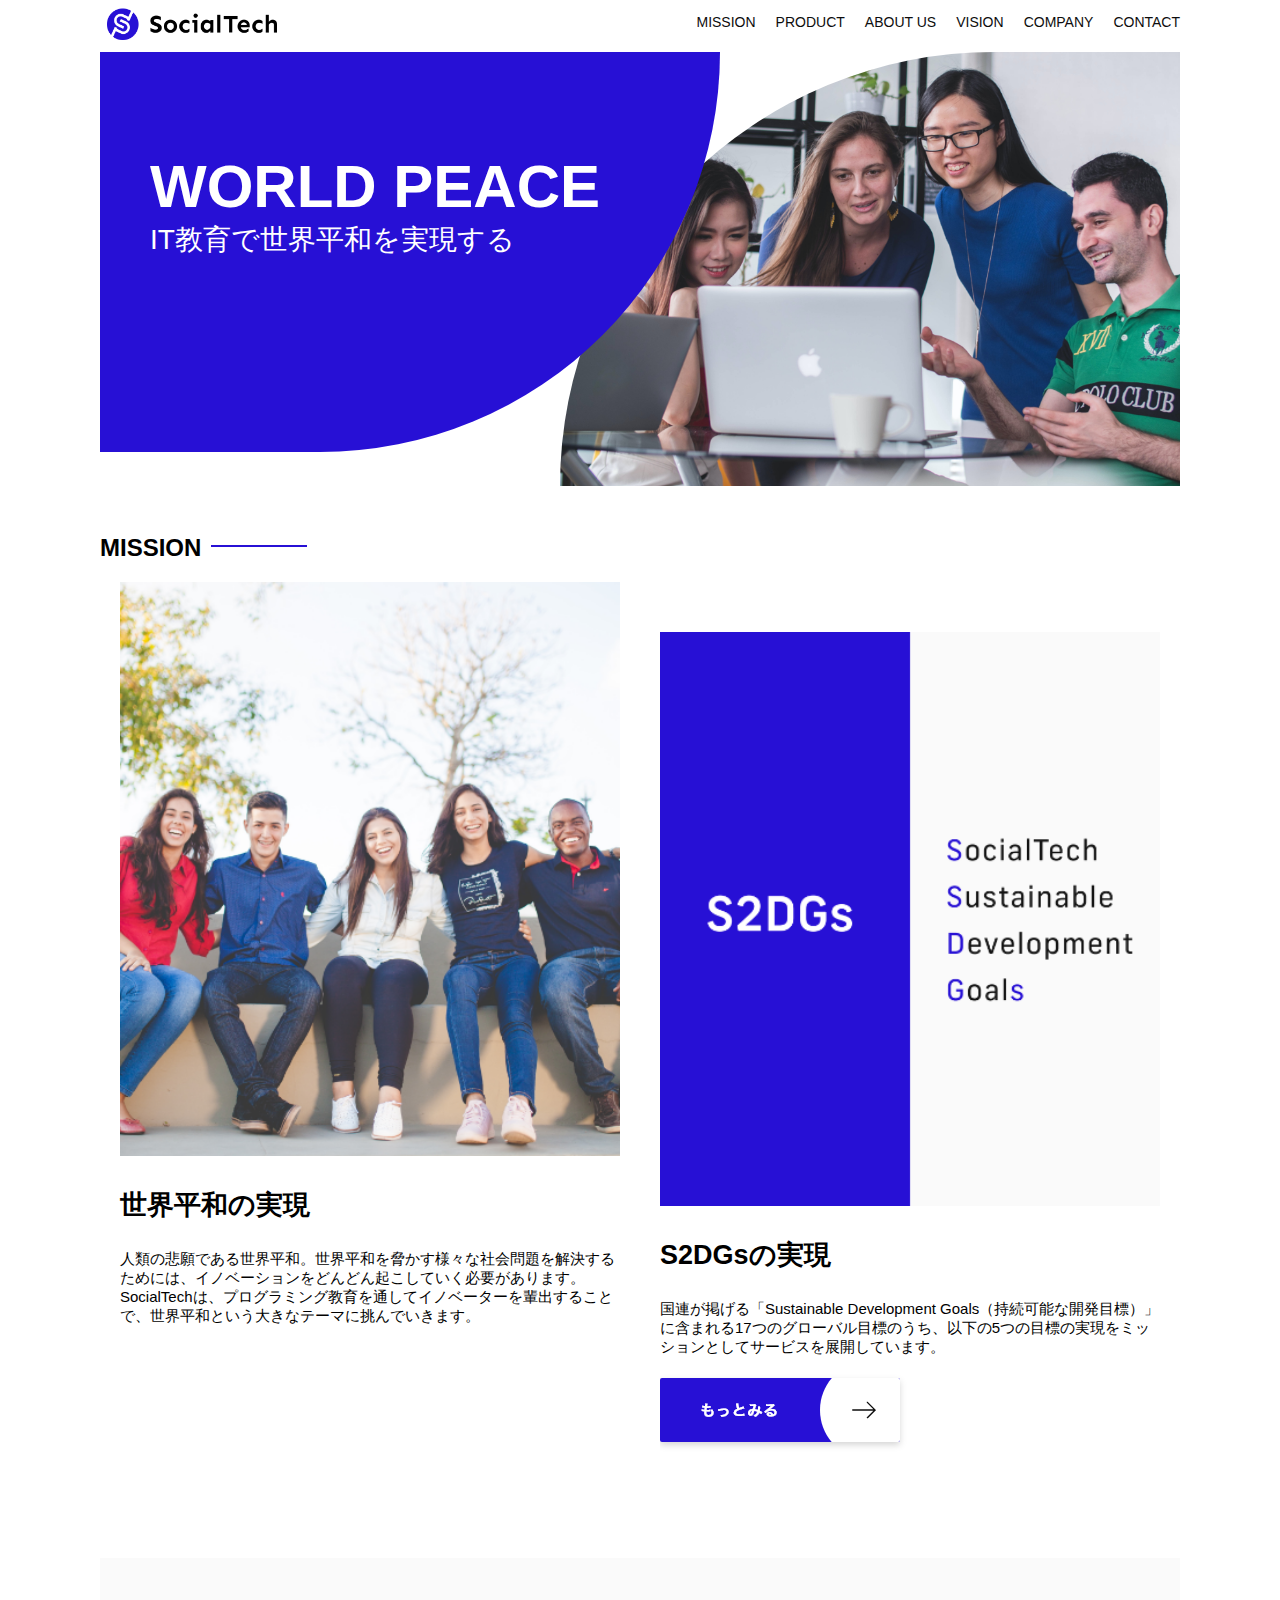
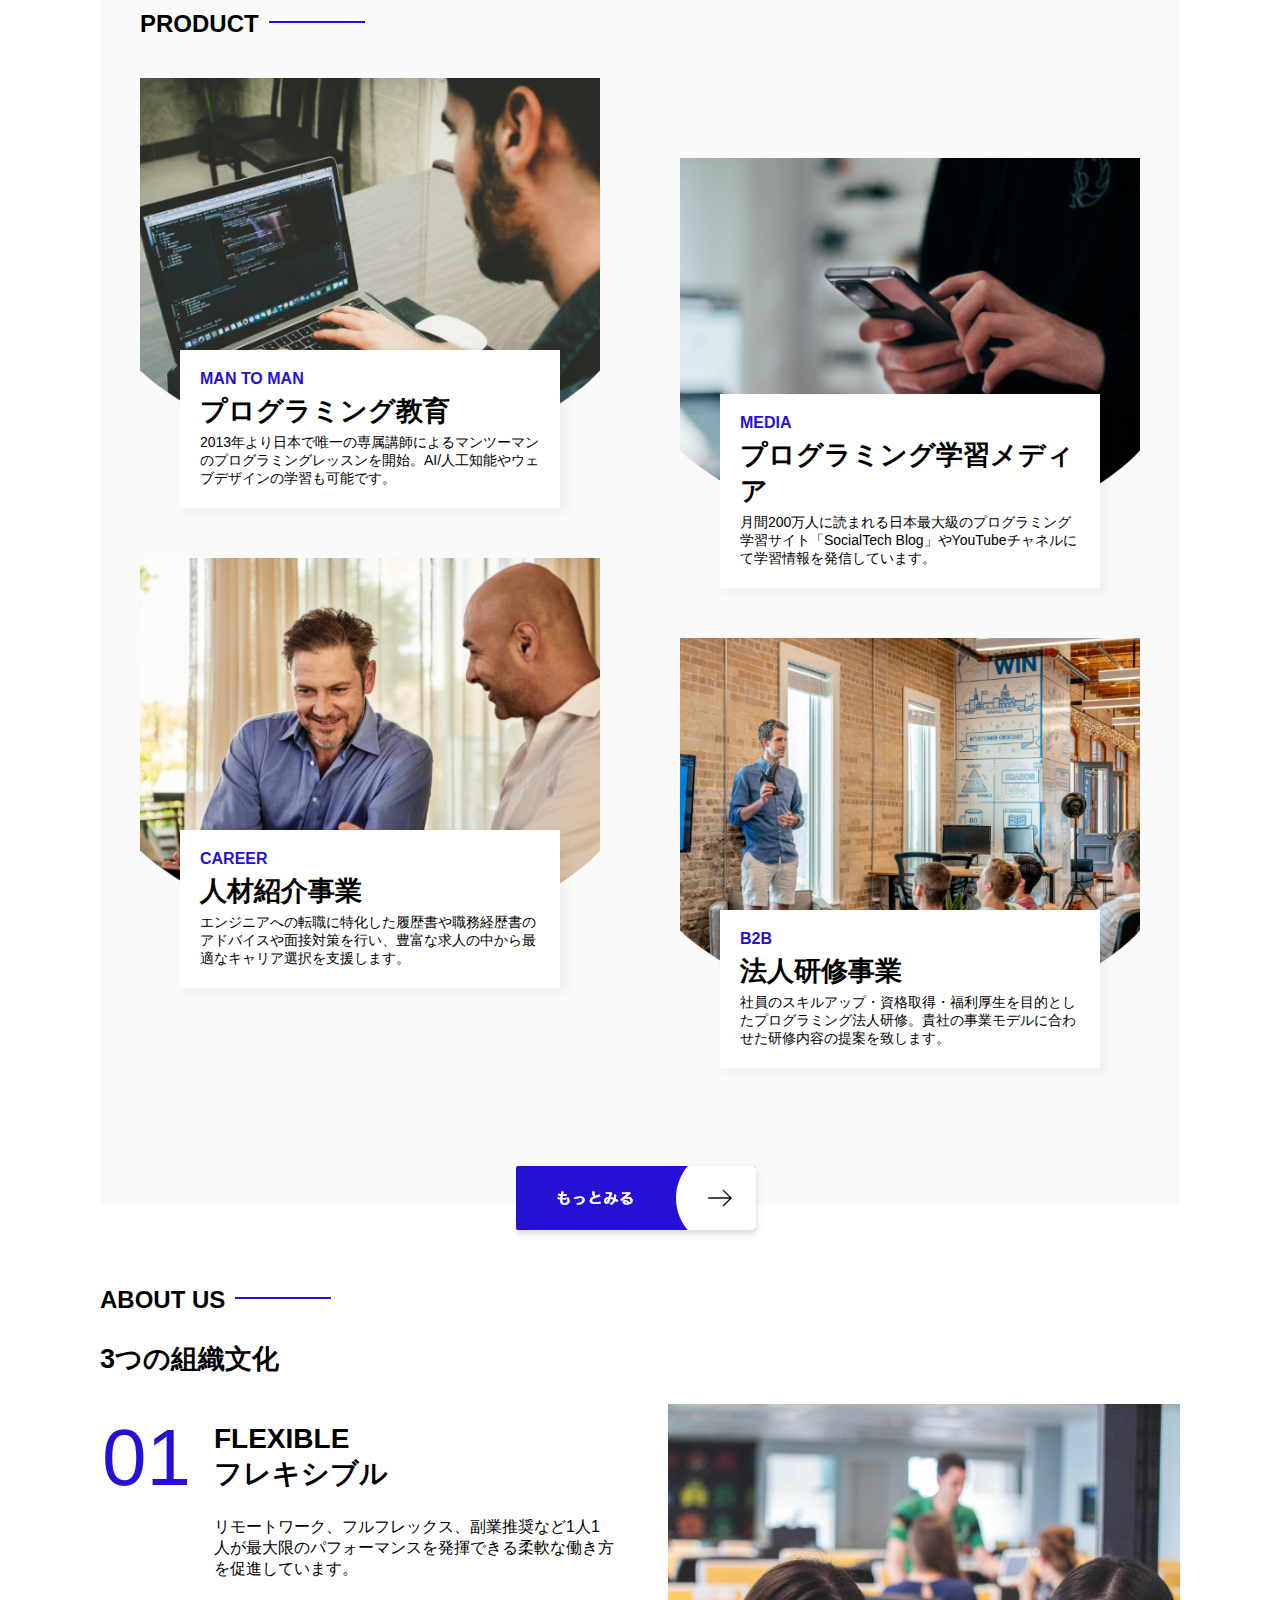
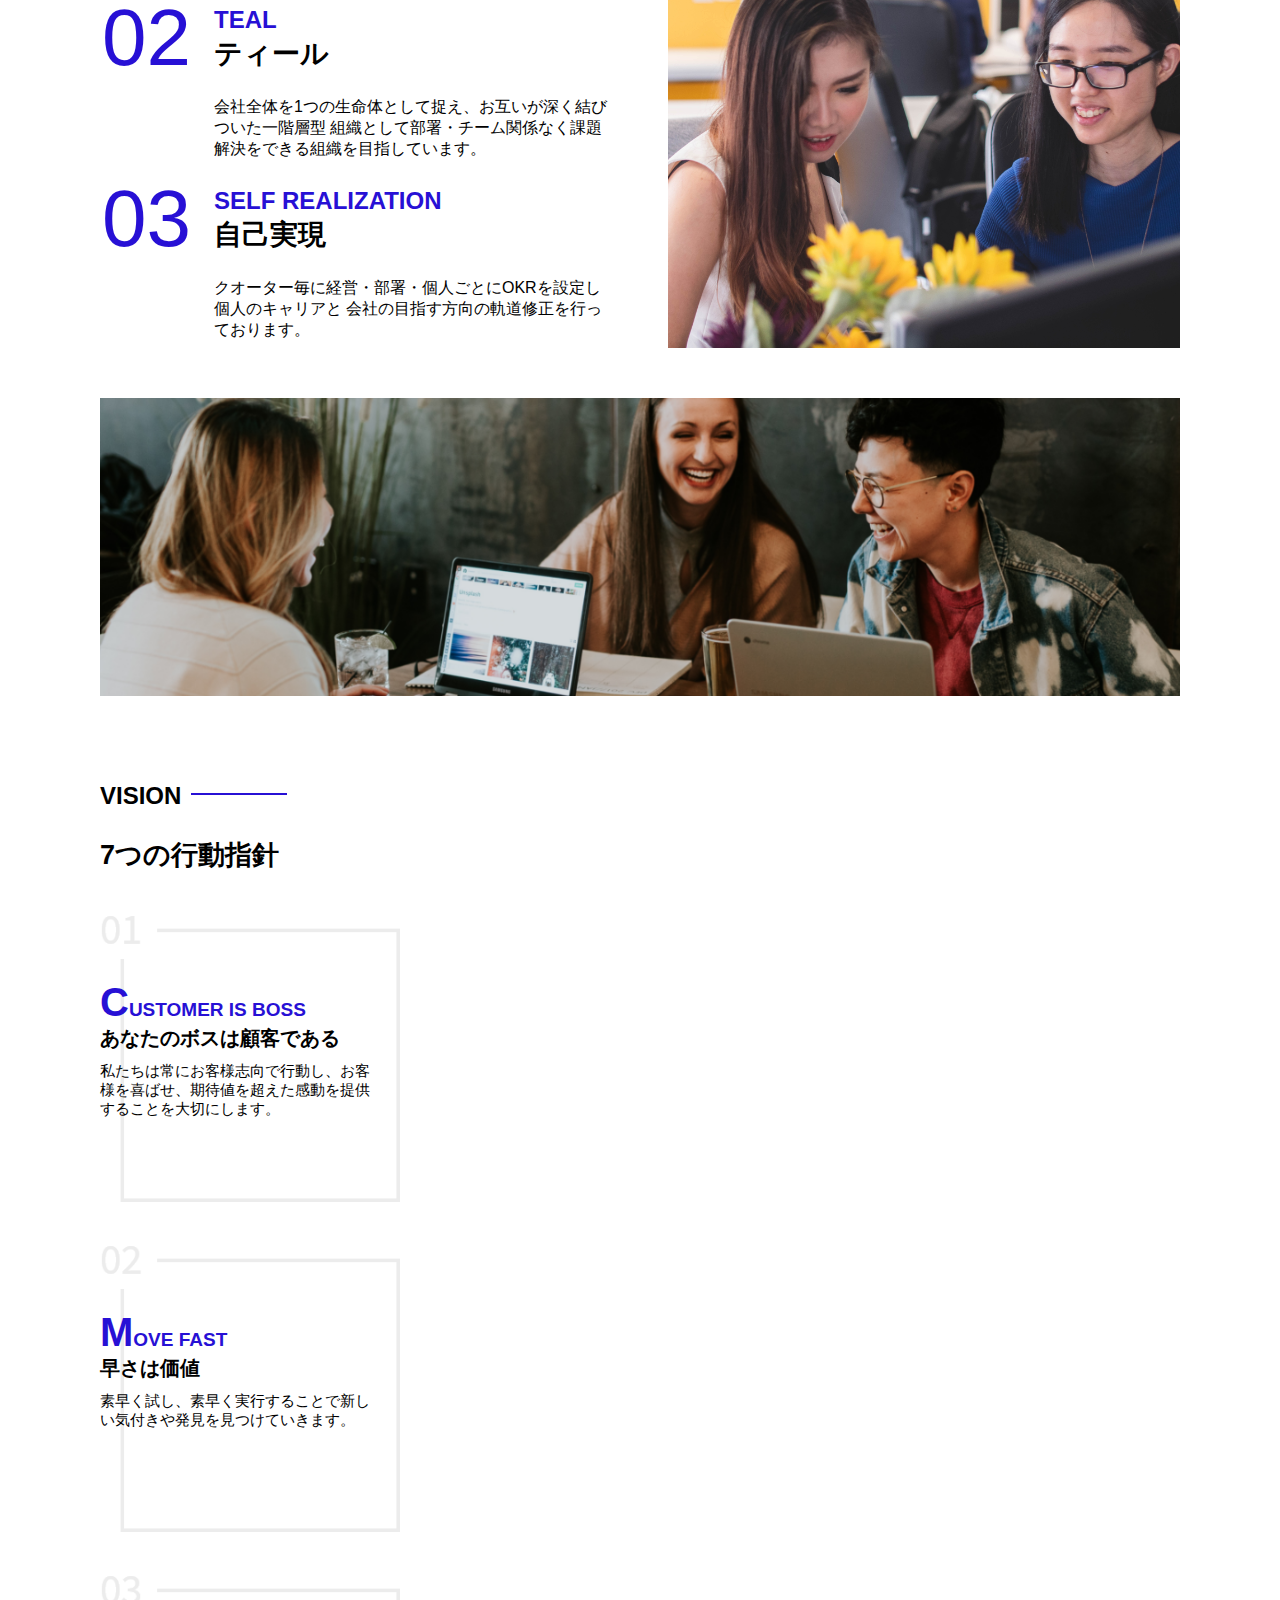
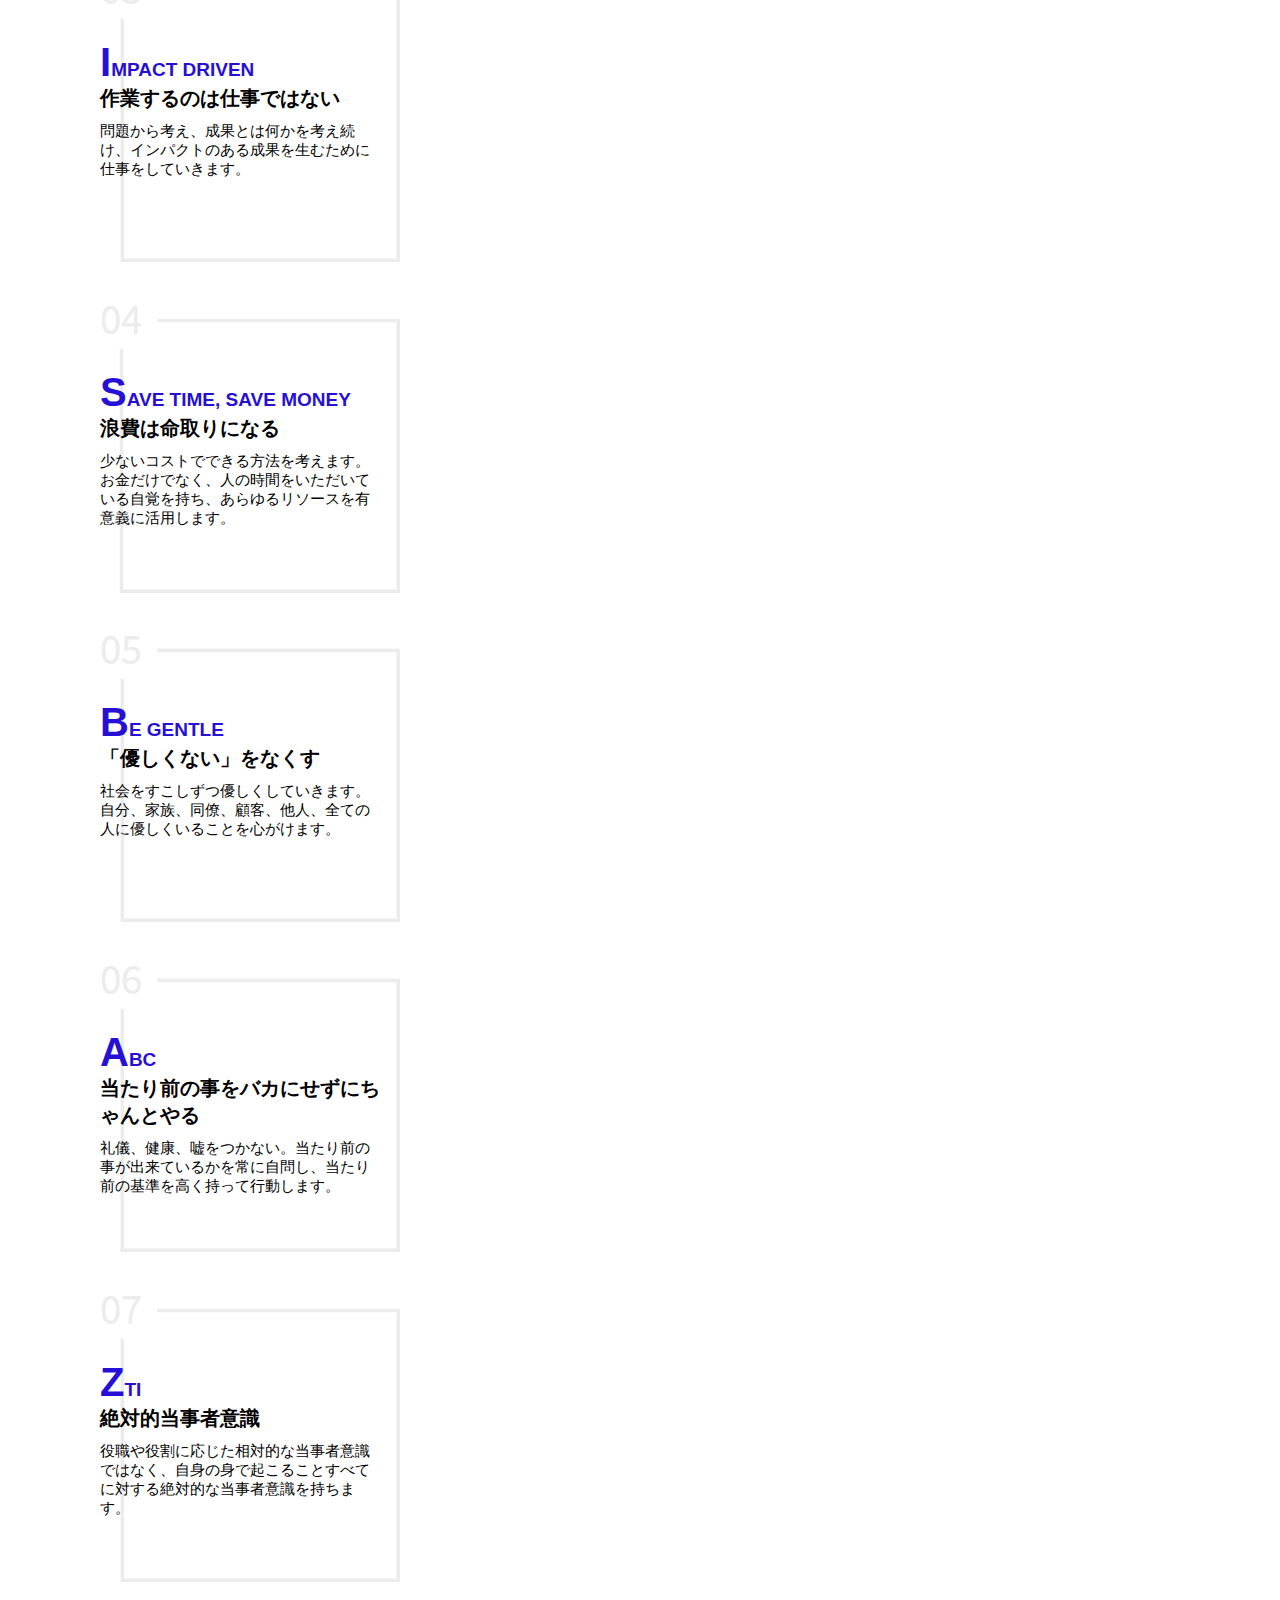
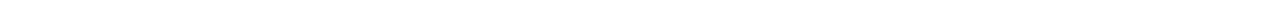
<file: index.html>
<!DOCTYPE html>
<html>
  <head>
  <title>SocialTech</title> 
  <meta charset="UTF-8">
  <meta name="description" content="SocialTechはEdTech業界のリーディングカンパニーを目指します。">
  <meta name="viewport" content="width=device-width, initial-scale=1.0">
  <link rel="stylesheet" href="style.css">
  </head>
  <body>
    <header>
      <a href="index.html" id="logo">
        <img src="images/logo.png" alt="トップページに戻る">
      </a>
      <nav id="nav-pc">
        <ul>
          <li><a href="mission.html">MISSION</a></li>
          <li><a href="product.html">PRODUCT</a></li>
          <li><a href="index.html#aboutus">ABOUT US</a></li>
          <li><a href="index.html#vision">VISION</a></li>
          <li><a href="index.html#company">COMPANY</a></li>
          <li><a href="index.html#contact">CONTACT</a></li>
        </ul>
      </nav>
    </header>
    <main>
      <article>
        <section id="main-visual">
         <div id="main-message">
          <h1>WORLD PEACE</h1>
          <p>IT教育で世界平和を実現する</p>
         </div>
         <img src="images/index/index-main.png" alt="PCの周りに集まる多国籍の仲間たち">
        </section>
        <section id="mission">
          <h2 class="index-h2">MISSION</h2>
          <div id="mission-flex">
            <div>
              <img id="mission-photo" src="images/index/index-mission.png" alt="屋外のベンチで写真を撮影する多国籍の仲間たち">
              <h3>世界平和の実現</h3>
              <p>
                人類の悲願である世界平和。世界平和を脅かす様々な社会問題を解決するためには、イノベーションをどんどん起こしていく必要があります。SocialTechは、プログラミング教育を通してイノベーターを輩出することで、世界平和という大きなテーマに挑んでいきます。
              </p>
            </div>
            <div>
              <img id="s2dgs" src="images/index/s2dgs.png" alt="S2DGs">
              <h3>S2DGsの実現</h3>
              <p>国連が掲げる「Sustainable Development Goals（持続可能な開発目標）」に含まれる17つのグローバル目標のうち、以下の5つの目標の実現をミッションとしてサービスを展開しています。</p>
              <a href="mission.html">
                <img src="images/button-more.png" alt="もっとみる">
              </a>
            </div>
          </div>
        </section>
        
        <section id="product">
          <h2 class="index-h2">PRODUCT</h2>
           <div class="product-flex">
            <div id="product-left">
              <div>
                <img class="product-photo" src="images/index/index-mantoman.png"  alt="PCでコードを書く男性">
                <div class="product-explain">
                  <span>MAN TO MAN</span>
                  <h3>プログラミング教育</h3>
                  <p>2013年より日本で唯一の専属講師によるマンツーマンのプログラミングレッスンを開始。AI/人工知能やウェブデザインの学習も可能です。</p>
                </div>
              </div>
            <div>
              <img class="product-photo" src="images/index/index-career.png" alt="笑顔で話し合う2人の男性">
              <div class="product-explain">
                <span>CAREER</span>
                <h3>人材紹介事業</h3>
                <p>エンジニアへの転職に特化した履歴書や職務経歴書のアドバイスや面接対策を行い、豊富な求人の中から最適なキャリア選択を支援します。</p>
              </div>
            </div>
            </div>
            <div id="product-right">
              <div>
                <img class="product-photo" src="images/index/index-media.png" alt="スマートフォンを操作する人">
                <div class="product-explain">
                  <span>MEDIA</span>
                  <h3>プログラミング学習メディア</h3>
                  <p>月間200万人に読まれる日本最大級のプログラミング学習サイト「SocialTech Blog」やYouTubeチャネルにて学習情報を発信しています。</p>
                </div>
              </div>
              <div>
                <img class="product-photo" src="images/index/index-b2b.png" alt="講演中の男性とそれを聴く人々">
                <div class="product-explain">
                  <span>B2B</span>
                  <h3>法人研修事業</h3>
                  <p>社員のスキルアップ・資格取得・福利厚生を目的としたプログラミング法人研修。貴社の事業モデルに合わせた研修内容の提案を致します。</p>
                </div>
              </div>
            </div>
           </div>
           <div id="product-more">
            <a href="product.html">
              <img src="images/button-more.png" alt="もっとみる">
            </a>
           </div>
        </section>

        <section id="aboutus">
          <h2 class="index-h2">ABOUT US</h2>
          <h3>3つの組織文化</h3>
          <div>
            <table class="culture-table">
              <tr>
                <td class="culture-num">01</td>
                <th><spn class="cluture-en">FLEXIBLE</spn><br>フレキシブル</th>
              </tr>
              <tr>
                <td>

                </td>
                <td class="culture-description">リモートワーク、フルフレックス、副業推奨など1人1人が最大限のパフォーマンスを発揮できる柔軟な働き方を促進しています。</td>
              </tr>
              <tr>  
                <td class="culture-num">02</td>
                <th><span class="culture-en">TEAL</span><br>ティール</th>
              </tr>
              <tr>
                <td>

                </td>
                <td class="culture-description">会社全体を1つの生命体として捉え、お互いが深く結びついた一階層型 組織として部署・チーム関係なく課題解決をできる組織を目指しています。</td>
              </tr>
              <tr>  
                <td class="culture-num">03</td>
                <th><span class="culture-en">SELF REALIZATION</span><br>自己実現</th>
              </tr>
              <tr>
                <td>

                </td>
                <td class="culture-description">クオーター毎に経営・部署・個人ごとにOKRを設定し個人のキャリアと 会社の目指す方向の軌道修正を行っております。</td>
              </tr>
            </table>
            <img class="culture-img" src="images/index/index-aboutus1.png" alt="笑顔で話し合う2人の女性">
          </div>
          <img class="culture-img2" src="images/index/index-aboutus2.png" alt="笑顔で話し合う3人の男女">
        </section>
        
        <section id="VISION">
          <h2 class="index-h2">VISION</h2>
          <h3>7つの行動指針</h3>
          <div>
            <div class="vision-box">
              <img src="images/index/vision-01.png" alt="01">
              <div>
               <h4>CUSTOMER IS BOSS</h4> 
               <h5>あなたのボスは顧客である</h5>
               <p>私たちは常にお客様志向で行動し、お客様を喜ばせ、期待値を超えた感動を提供することを大切にします。</p>
            </div>
           </div>
            <div class="vision-box" >
              <img src="images/index/vision-02.png" alt="02">
              <div>
                <h4>MOVE FAST</h4>
                <h5>早さは価値</h5>
                <p>素早く試し、素早く実行することで新しい気付きや発見を見つけていきます。</p>
              </div>
            </div>
            <div class="vision-box">
              <img src="images/index/vision-03.png" alt="03">
              <div>
                <h4>IMPACT DRIVEN</h4>
                <h5>作業するのは仕事ではない</h5>
                <p>問題から考え、成果とは何かを考え続け、インパクトのある成果を生むために仕事をしていきます。</p>
              </div>
            </div>
            <div class="vision-box">
              <img src="images/index/vision-04.png" alt="04">
              <div>
                <h4>SAVE TIME, SAVE MONEY</h4>
                <h5>浪費は命取りになる</h5>
                <p>少ないコストでできる方法を考えます。お金だけでなく、人の時間をいただいている自覚を持ち、あらゆるリソースを有意義に活用します。</p>
              </div>
            </div>
            <div class="vision-box">
              <img src="images/index/vision-05.png" alt="05">
              <div>
                <h4>BE GENTLE</h4>
                <h5>「優しくない」をなくす</h5>
                <p>社会をすこしずつ優しくしていきます。自分、家族、同僚、顧客、他人、全ての人に優しくいることを心がけます。</p>
              </div>
            </div>
            <div class="vision-box">
              <img src="images/index/vision-06.png" alt="06">
              <div>
               <h4>ABC</h4>
               <h5>当たり前の事をバカにせずにちゃんとやる</h5>
               <p>礼儀、健康、嘘をつかない。当たり前の事が出来ているかを常に自問し、当たり前の基準を高く持って行動します。</p>
              </div>
            </div>
            <div class="vision-box">
              <img src="images/index/vision-07.png" alt="07">
              <div>
                <h4>ZTI</h4>
                <h5>絶対的当事者意識</h5>
                <p>役職や役割に応じた相対的な当事者意識ではなく、自身の身で起こることすべてに対する絶対的な当事者意識を持ちます。</p>
              </div>
            </div>
          </div>
        </section>
        <section id="COMPANY">

        </section>
        <section id="CONTACT">

        </section>
      </article>
    </main>
  </body>
  
</html>
</file>
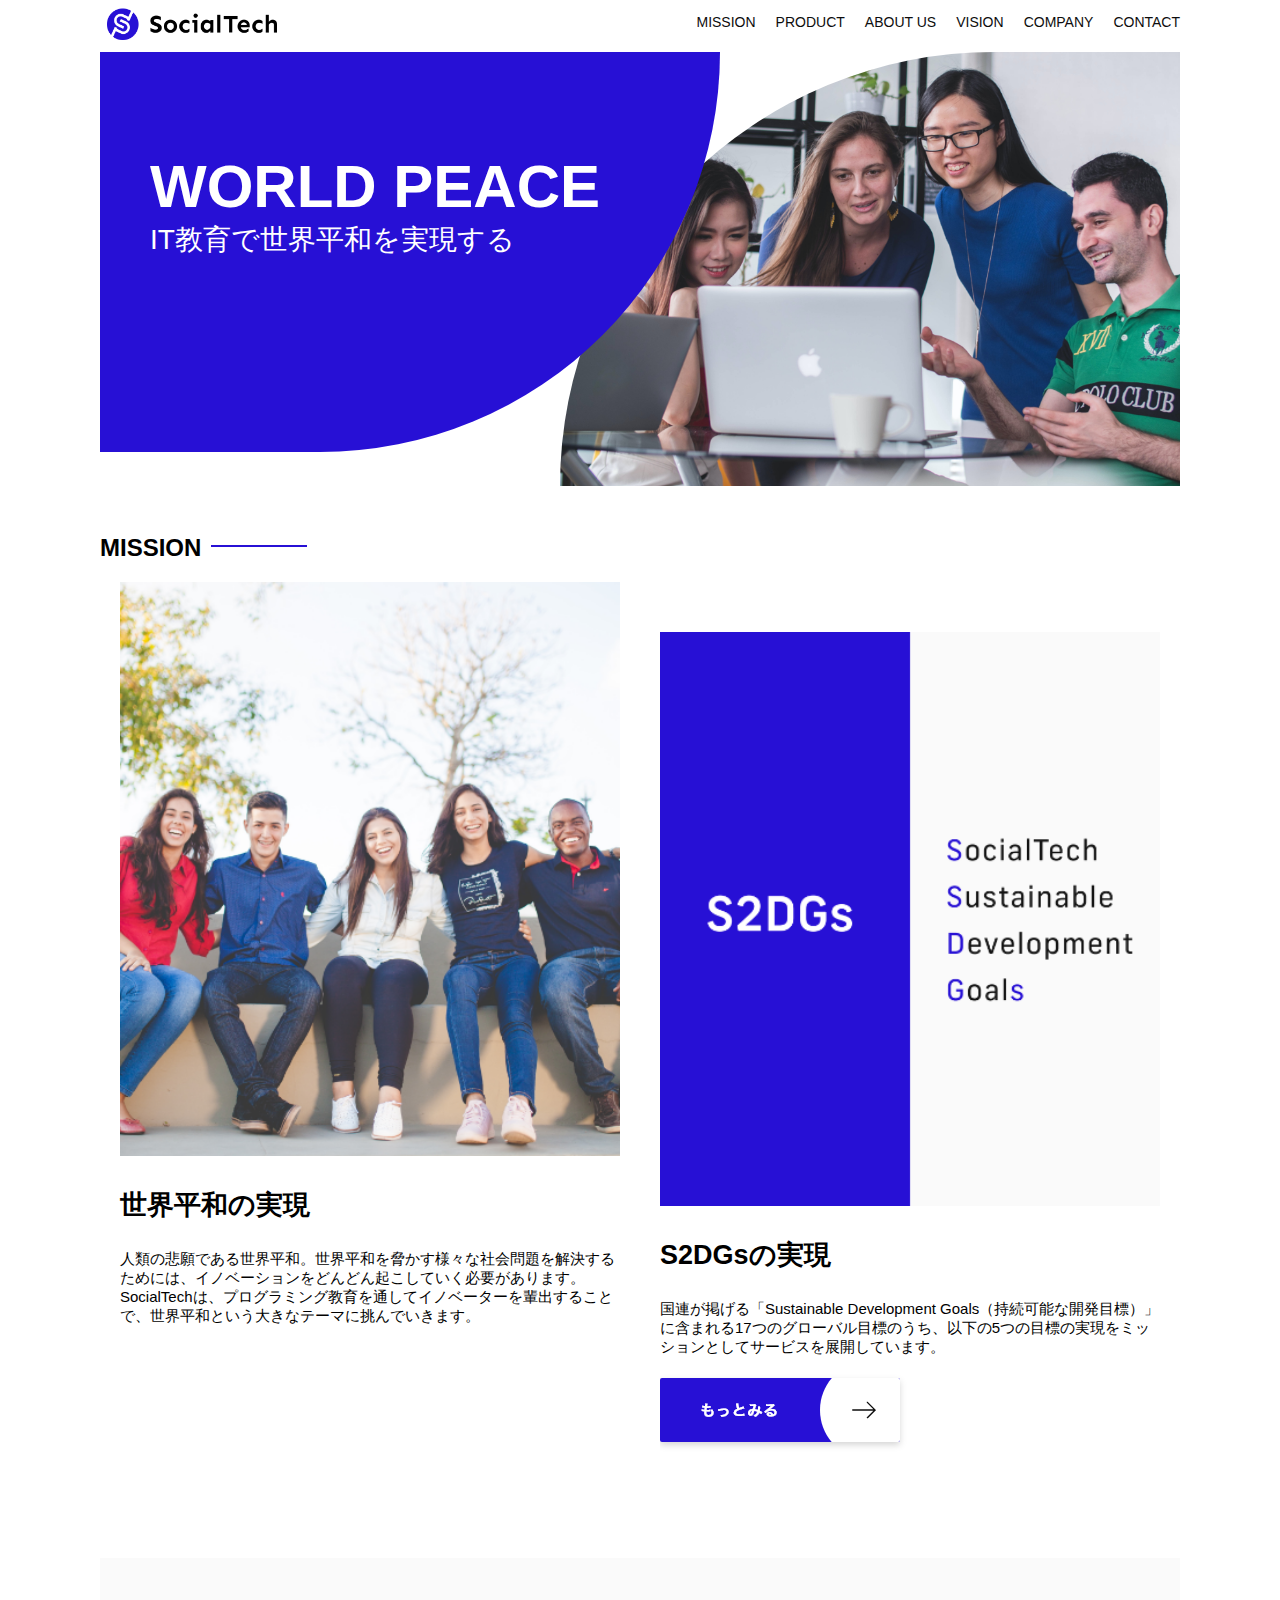
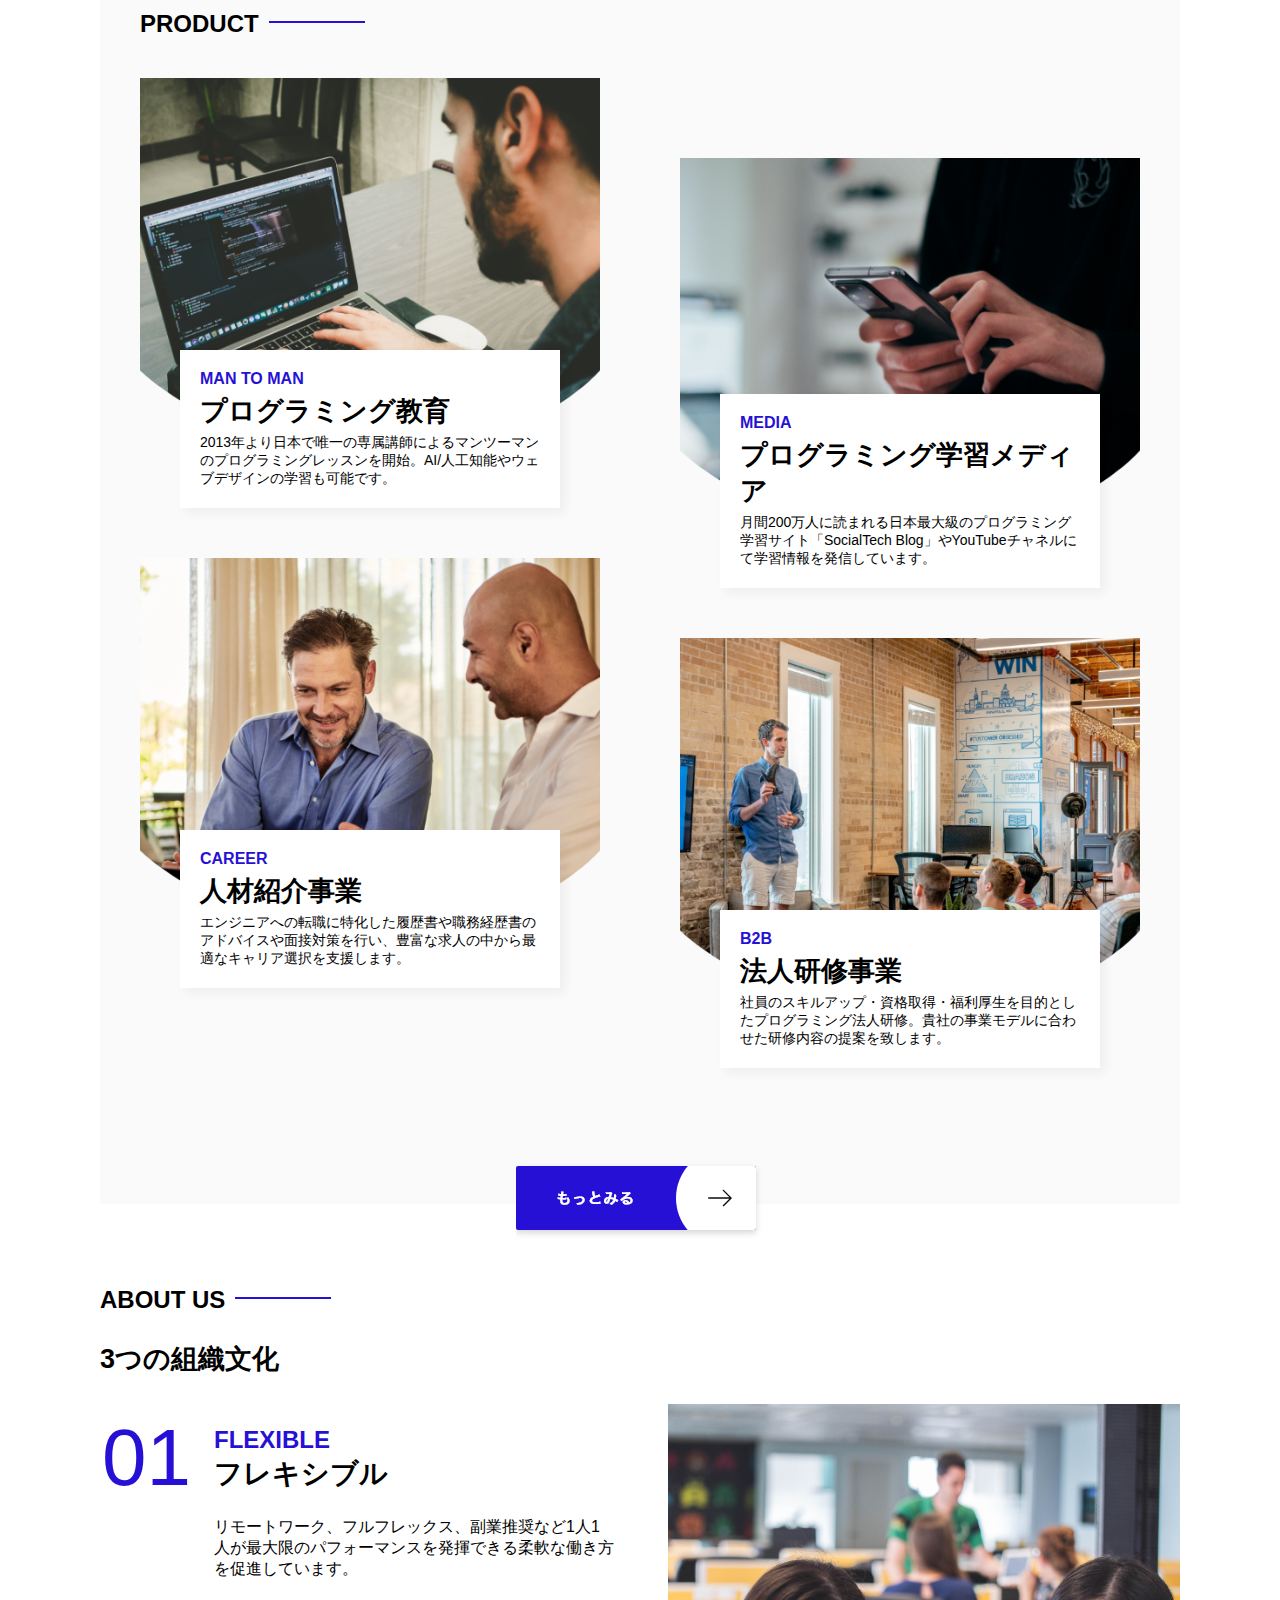
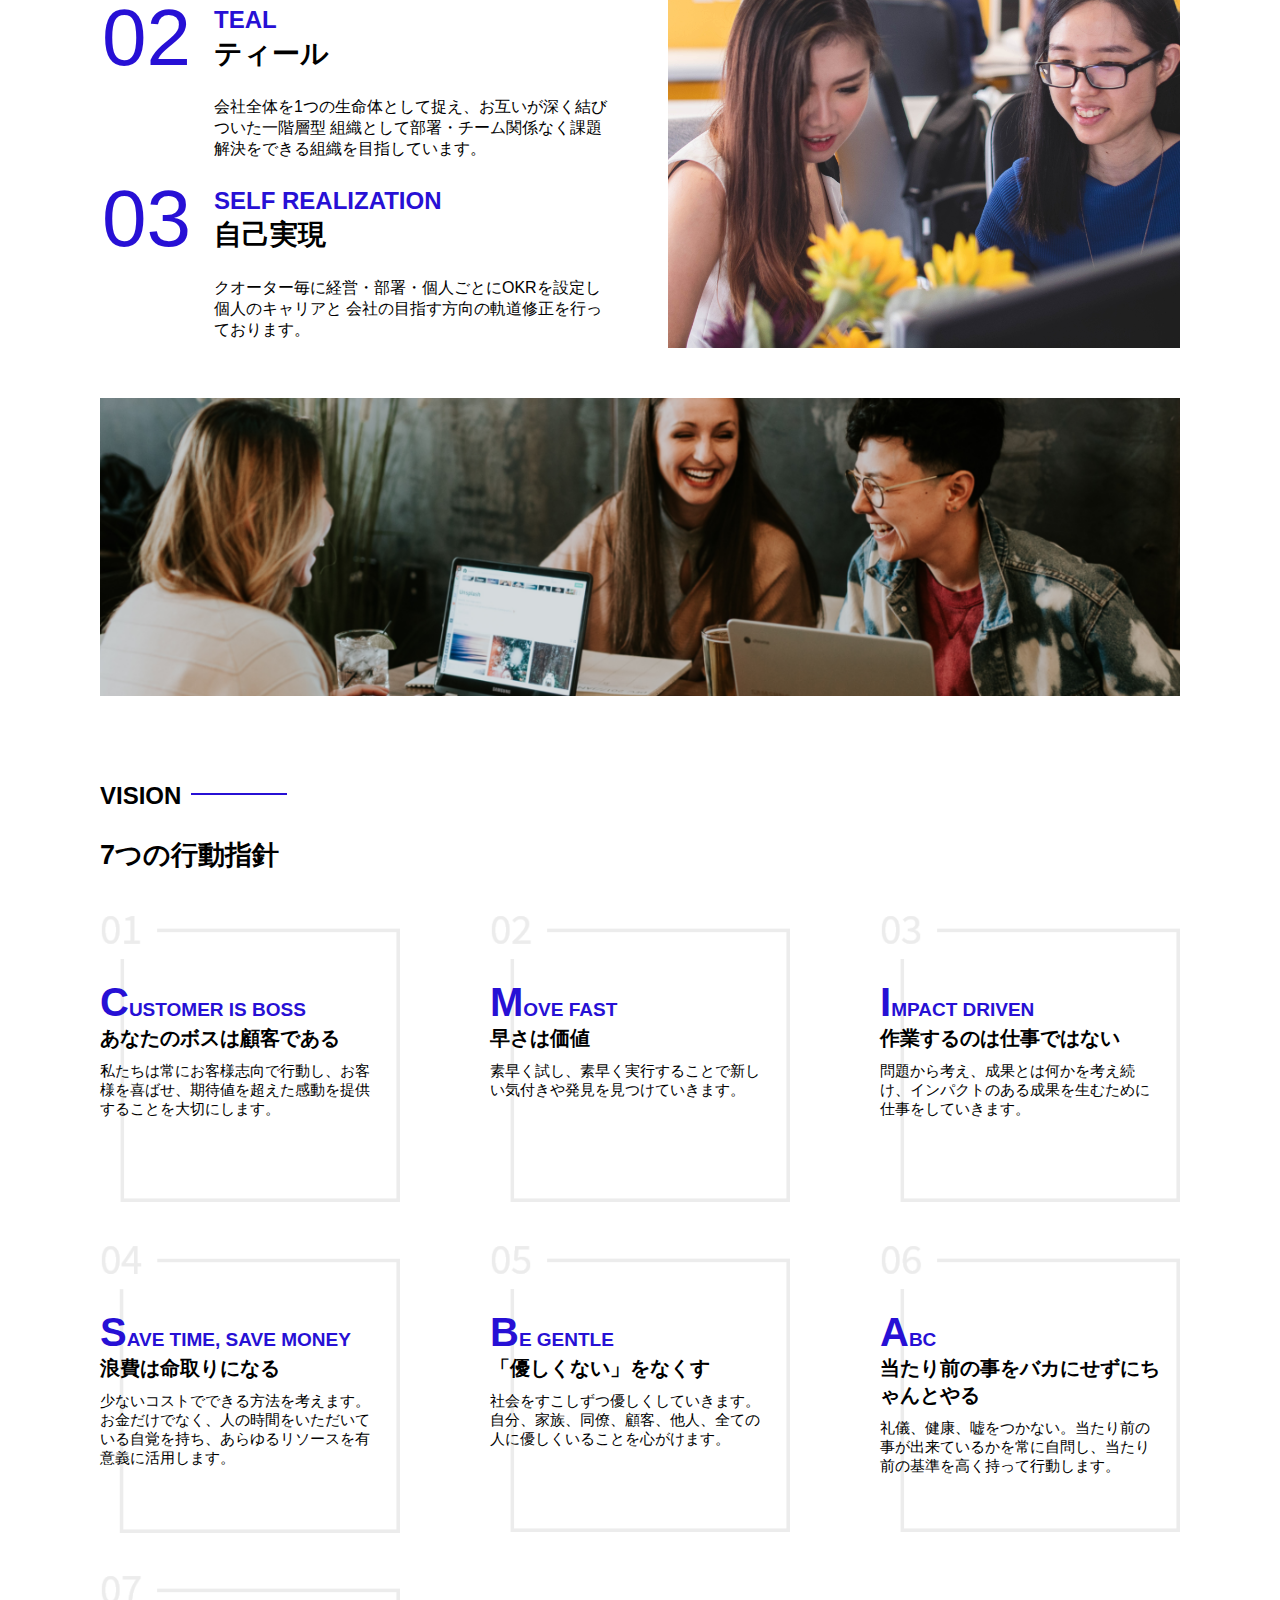
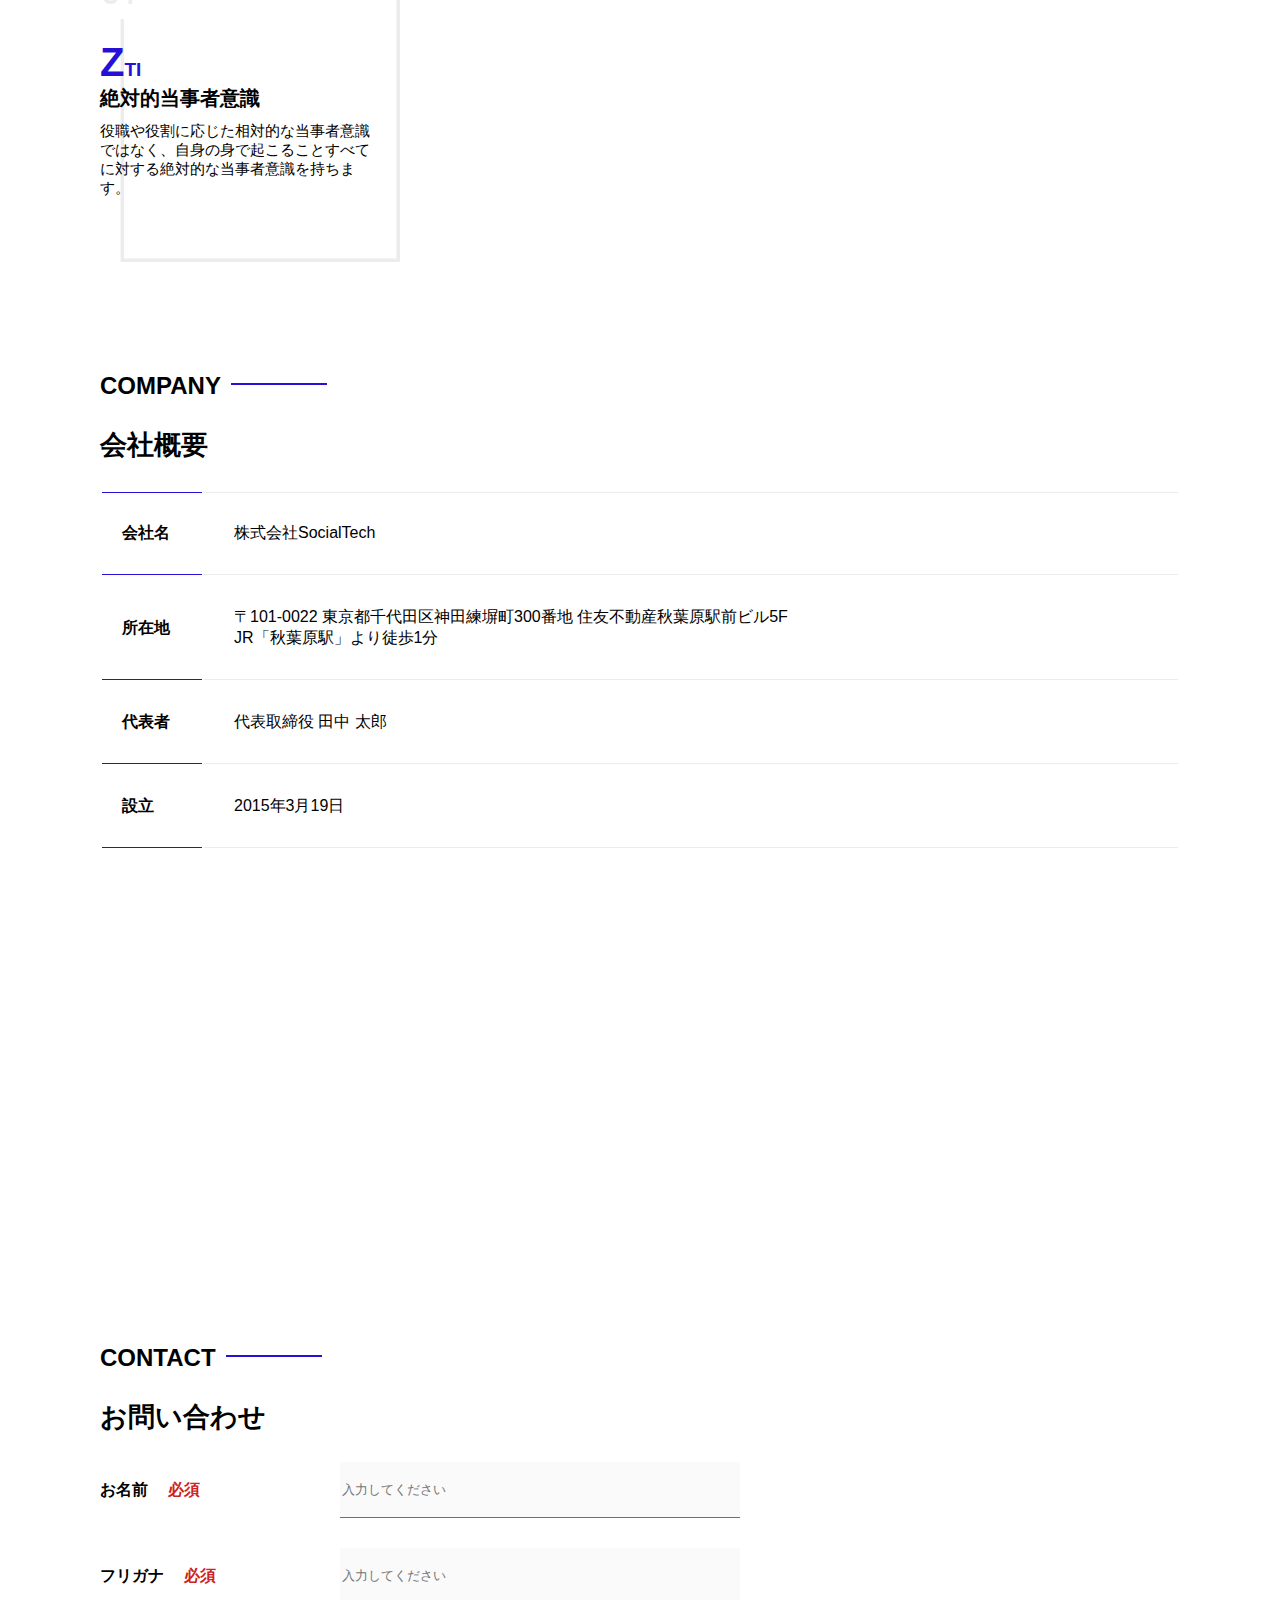
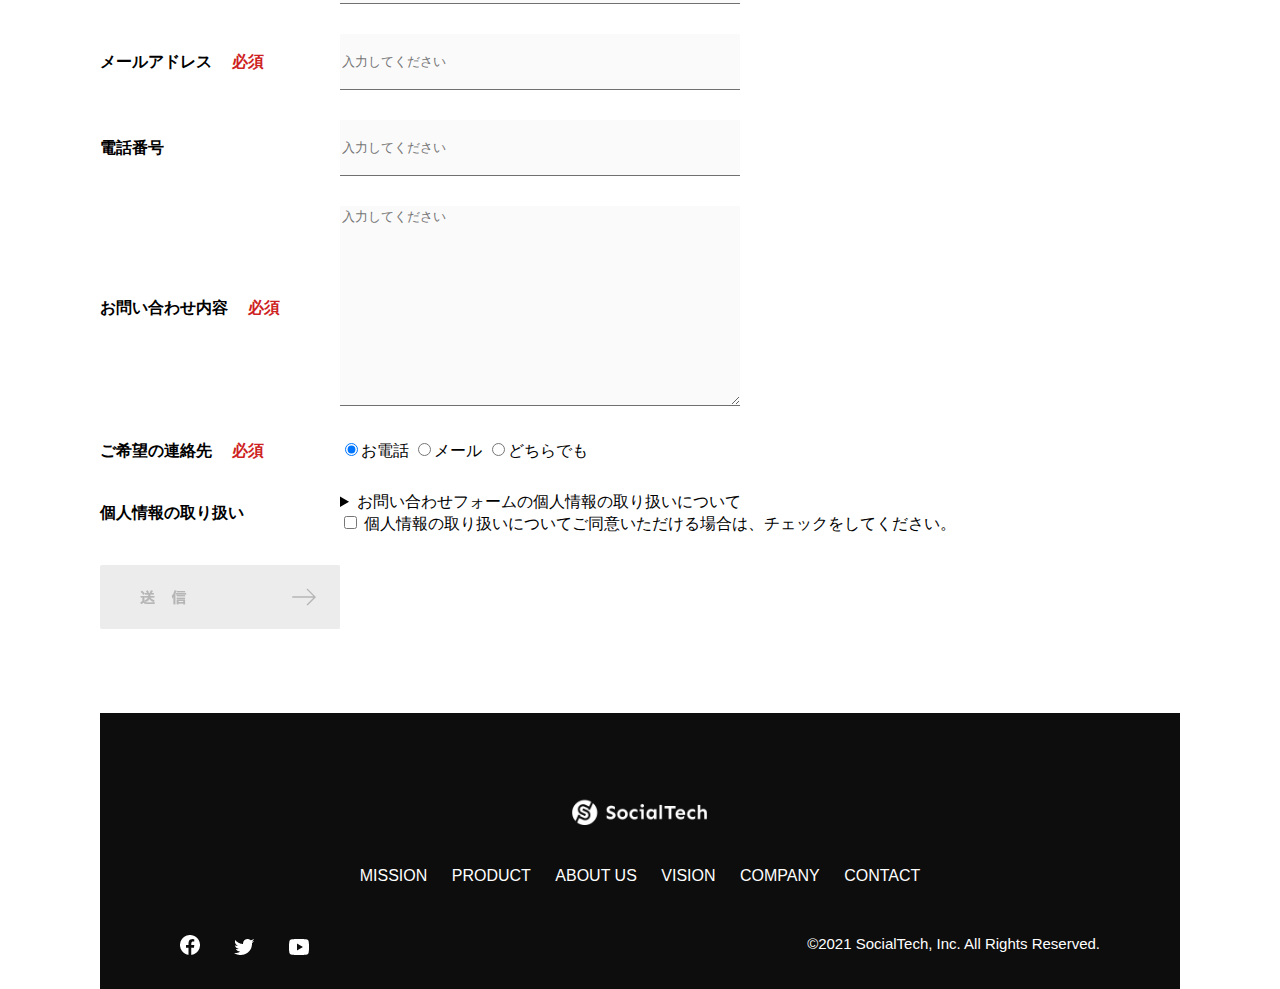
<file: socialtech/index.html>
<!DOCTYPE html>
<html>
  <head>
  <title>SocialTech</title> 
  <meta charset="UTF-8">
  <meta name="description" content="SocialTechはEdTech業界のリーディングカンパニーを目指します。">
  <meta name="viewport" content="width=device-width, initial-scale=1.0">
  <link rel="stylesheet" href="style.css">
  </head>
  <body>
    <header>
      <a href="index.html" id="logo">
        <img src="images/logo.png" alt="トップページに戻る">
      </a>
      <nav id="nav-pc">
        <ul>
          <li><a href="mission.html">MISSION</a></li>
          <li><a href="product.html">PRODUCT</a></li>
          <li><a href="index.html#aboutus">ABOUT US</a></li>
          <li><a href="index.html#vision">VISION</a></li>
          <li><a href="index.html#company">COMPANY</a></li>
          <li><a href="index.html#contact">CONTACT</a></li>
        </ul>
      </nav>

      <button id="menu-sp" onclick="document.getElementById('nav-sp').style.display = 'block'">
        <img src="images/button-menu.png" alt="ナビゲーションを開く">
      </button>
      <div id="nav-sp">
        <button id="close" onclick="document.getElementById('nav-sp').style.display = 'none'">
          <img src="images/button-close.png" alt="ナビゲーションを閉じる">
        </button>
        
        <nav>
          <ul>
            <li>
              <a id="logo-sp" href="index.html" onclick="document.getElementById('nav-sp').style.display = 'none'"><img src="images/logo-sp.png" alt="トップページに戻る"></a> 
            </li>
            <li><a class="menu" href="mission.html" onclick="document.getElementById('nav-sp').style.display = 'none'">MISSION</a></li>
            <li><a class="menu" href="product.html" onclick="document.getElementById('nav-sp').style.display = 'none'">PRODUCT</a></li>
            <li><a class="menu" href="index.html#aboutus" onclick="document.getElementById('nav-sp').style.display = 'none'">ABOUT US</a></li>
            <li><a class="menu" href="index.html#vision" onclick="document.getElementById('nav-sp').style.display = 'none'">VISION</a></li>
            <li><a class="menu" href="index.html#company" onclick="document.getElementById('nav-sp').style.display = 'none'">COMPANY</a></li>
            <li><a class="menu" href="index.html#contact" onclick="document.getElementById('nav-sp').style.display = 'none'">CONTACT</a></li>
          </ul>
        </nav>
        <div id="sns">
          <a href="https://www.facebook.com/sejuku2013">
            <img src="images/button-facebook.png" alt="Facebookのリンク">
          </a>
          <a href="https://twitter.com/samuraijuku">
            <img src="images/button-twitter.png" alt="Twitterのリンク">
          </a>
          <a href="https://www.youtube.com/channel/UCCFOQO5aDK0xXam4cUQXT8g">
            <img src="images/button-youtube.png" alt="YouTubeのリンク">
          </a>
        </div>
      </div>
    </header>
    <main>
      <article>
        <section id="main-visual">
         <div id="main-message">
          <h1>WORLD PEACE</h1>
          <p>IT教育で世界平和を実現する</p>
         </div>
         <img src="images/index/index-main.png" alt="PCの周りに集まる多国籍の仲間たち">
        </section>
        <section id="mission">
          <h2 class="index-h2">MISSION</h2>
          <div id="mission-flex">
            <div>
              <img id="mission-photo" src="images/index/index-mission.png" alt="屋外のベンチで写真を撮影する多国籍の仲間たち">
              <h3>世界平和の実現</h3>
              <p>
                人類の悲願である世界平和。世界平和を脅かす様々な社会問題を解決するためには、イノベーションをどんどん起こしていく必要があります。SocialTechは、プログラミング教育を通してイノベーターを輩出することで、世界平和という大きなテーマに挑んでいきます。
              </p>
            </div>
            <div>
              <img id="s2dgs" src="images/index/s2dgs.png" alt="S2DGs">
              <h3>S2DGsの実現</h3>
              <p>国連が掲げる「Sustainable Development Goals（持続可能な開発目標）」に含まれる17つのグローバル目標のうち、以下の5つの目標の実現をミッションとしてサービスを展開しています。</p>
              <a href="mission.html">
                <img src="images/button-more.png" alt="もっとみる">
              </a>
            </div>
          </div>
        </section>
        
        <section id="product">
          <h2 class="index-h2">PRODUCT</h2>
           <div class="product-flex">
            <div id="product-left">
              <div>
                <img class="product-photo" src="images/index/index-mantoman.png"  alt="PCでコードを書く男性">
                <div class="product-explain">
                  <span>MAN TO MAN</span>
                  <h3>プログラミング教育</h3>
                  <p>2013年より日本で唯一の専属講師によるマンツーマンのプログラミングレッスンを開始。AI/人工知能やウェブデザインの学習も可能です。</p>
                </div>
              </div>
            <div>
              <img class="product-photo" src="images/index/index-career.png" alt="笑顔で話し合う2人の男性">
              <div class="product-explain">
                <span>CAREER</span>
                <h3>人材紹介事業</h3>
                <p>エンジニアへの転職に特化した履歴書や職務経歴書のアドバイスや面接対策を行い、豊富な求人の中から最適なキャリア選択を支援します。</p>
              </div>
            </div>
            </div>
            <div id="product-right">
              <div>
                <img class="product-photo" src="images/index/index-media.png" alt="スマートフォンを操作する人">
                <div class="product-explain">
                  <span>MEDIA</span>
                  <h3>プログラミング学習メディア</h3>
                  <p>月間200万人に読まれる日本最大級のプログラミング学習サイト「SocialTech Blog」やYouTubeチャネルにて学習情報を発信しています。</p>
                </div>
              </div>
              <div>
                <img class="product-photo" src="images/index/index-b2b.png" alt="講演中の男性とそれを聴く人々">
                <div class="product-explain">
                  <span>B2B</span>
                  <h3>法人研修事業</h3>
                  <p>社員のスキルアップ・資格取得・福利厚生を目的としたプログラミング法人研修。貴社の事業モデルに合わせた研修内容の提案を致します。</p>
                </div>
              </div>
            </div>
           </div>
           <div id="product-more">
            <a href="product.html">
              <img src="images/button-more.png" alt="もっとみる">
            </a>
           </div>
        </section>

        <section id="aboutus">
          <h2 class="index-h2">ABOUT US</h2>
          <h3>3つの組織文化</h3>
          <div>
            <table class="culture-table">
              <tr>
                <td class="culture-num">01</td>
                <th><span class="culture-en">FLEXIBLE</span><br>フレキシブル</th>
              </tr>
              <tr>
                <td>

                </td>
                <td class="culture-description">リモートワーク、フルフレックス、副業推奨など1人1人が最大限のパフォーマンスを発揮できる柔軟な働き方を促進しています。</td>
              </tr>
              <tr>  
                <td class="culture-num">02</td>
                <th><span class="culture-en">TEAL</span><br>ティール</th>
              </tr>
              <tr>
                <td>

                </td>
                <td class="culture-description">会社全体を1つの生命体として捉え、お互いが深く結びついた一階層型 組織として部署・チーム関係なく課題解決をできる組織を目指しています。</td>
              </tr>
              <tr>  
                <td class="culture-num">03</td>
                <th><span class="culture-en">SELF REALIZATION</span><br>自己実現</th>
              </tr>
              <tr>
                <td>

                </td>
                <td class="culture-description">クオーター毎に経営・部署・個人ごとにOKRを設定し個人のキャリアと 会社の目指す方向の軌道修正を行っております。</td>
              </tr>
            </table>
            <img class="culture-img" src="images/index/index-aboutus1.png" alt="笑顔で話し合う2人の女性">
          </div>
          <img class="culture-img2" src="images/index/index-aboutus2.png" alt="笑顔で話し合う3人の男女">
        </section>
        
        <section id="vision">
          <h2 class="index-h2">VISION</h2>
          <h3>7つの行動指針</h3>
          <div>
            <div class="vision-box">
              <img src="images/index/vision-01.png" alt="01">
              <div>
               <h4>CUSTOMER IS BOSS</h4> 
               <h5>あなたのボスは顧客である</h5>
               <p>私たちは常にお客様志向で行動し、お客様を喜ばせ、期待値を超えた感動を提供することを大切にします。</p>
            </div>
           </div>
            <div class="vision-box" >
              <img src="images/index/vision-02.png" alt="02">
              <div>
                <h4>MOVE FAST</h4>
                <h5>早さは価値</h5>
                <p>素早く試し、素早く実行することで新しい気付きや発見を見つけていきます。</p>
              </div>
            </div>
            <div class="vision-box">
              <img src="images/index/vision-03.png" alt="03">
              <div>
                <h4>IMPACT DRIVEN</h4>
                <h5>作業するのは仕事ではない</h5>
                <p>問題から考え、成果とは何かを考え続け、インパクトのある成果を生むために仕事をしていきます。</p>
              </div>
            </div>
            <div class="vision-box">
              <img src="images/index/vision-04.png" alt="04">
              <div>
                <h4>SAVE TIME, SAVE MONEY</h4>
                <h5>浪費は命取りになる</h5>
                <p>少ないコストでできる方法を考えます。お金だけでなく、人の時間をいただいている自覚を持ち、あらゆるリソースを有意義に活用します。</p>
              </div>
            </div>
            <div class="vision-box">
              <img src="images/index/vision-05.png" alt="05">
              <div>
                <h4>BE GENTLE</h4>
                <h5>「優しくない」をなくす</h5>
                <p>社会をすこしずつ優しくしていきます。自分、家族、同僚、顧客、他人、全ての人に優しくいることを心がけます。</p>
              </div>
            </div>
            <div class="vision-box">
              <img src="images/index/vision-06.png" alt="06">
              <div>
               <h4>ABC</h4>
               <h5>当たり前の事をバカにせずにちゃんとやる</h5>
               <p>礼儀、健康、嘘をつかない。当たり前の事が出来ているかを常に自問し、当たり前の基準を高く持って行動します。</p>
              </div>
            </div>
            <div class="vision-box">
              <img src="images/index/vision-07.png" alt="07">
              <div>
                <h4>ZTI</h4>
                <h5>絶対的当事者意識</h5>
                <p>役職や役割に応じた相対的な当事者意識ではなく、自身の身で起こることすべてに対する絶対的な当事者意識を持ちます。</p>
              </div>
            </div>
          </div>
        </section>

        <section id="company">
          <h2 class="index-h2">COMPANY</h2>
          <h3>会社概要</h3>
             <table id="company-table">
              <tr>
                <th class="tableheader tableheader-first">会社名</th>
                <td class="cell cell-first">株式会社SocialTech</td>
              </tr>
              <tr>
                <th class="tableheader">所在地</th>
                <td class="cell">〒101-0022 東京都千代田区神田練塀町300番地 住友不動産秋葉原駅前ビル5F<br>JR「秋葉原駅」より徒歩1分</td>
              </tr>
              <tr>
                <th class="tableheader">代表者</th>
                <td class="cell">代表取締役 田中 太郎</td>
              </tr>
              <tr>
                <th class="tableheader">設立</th>
                <td class="cell">2015年3月19日</td>
              </tr>
             </table>
<iframe
src="https://www.google.com/maps/embed?pb=!1m18!1m12!1m3!1d3240.068678112339!2d139.77207767525135!3d35.69992752894759!2m3!1f0!2f0!3f0!3m2!1i1024!2i768!4f13.1!3m3!1m2!1s0x60188fee13660e23%3A0x77137876edf742ac!2z5L2P5Y-L5LiN5YuV55Sj56eL6JGJ5Y6f6aeF5YmN44OT44Or!5e0!3m2!1sja!2sjp!4v1742935323688!5m2!1sja!2sjp"  style="border:0;" allowfullscreen="" loading="lazy">
</iframe>             
        </section>
        
        <section id="contact">
          <h2 class="index-h2">CONTACT</h2>
          <h3>お問い合わせ</h3>
          <form>
            <div>
              <div class="contact-heading">
               <label class="contact-label">お名前<span class="contact-span">必須</span></label>
            </div>
            <div>
              <input type="text" name="name" placeholder="入力してください" class="contact-textbox">
            </div>
            </div>
            <div>
              <div class="contact-heading">
               <label class="contact-label">フリガナ<span class="contact-span">必須</span></label>
              </div>
            <div>
              <input type="text" name="hurigana" placeholder="入力してください" class="contact-textbox">
            </div>
            </div>
            <div>
              <div class="contact-heading">
                <label class="contact-label">メールアドレス<span class="contact-span">必須</span></label>
              </div>
              <div>
                <input type="text" name="email" placeholder="入力してください" class="contact-textbox">
              </div>
            </div>
            <div>
              <div class="contact-heading">
                <label class="contact-label">電話番号</label>
              </div>
              <div>
                <input type="text" name="tel" placeholder="入力してください" class="contact-textbox">
              </div>
            </div>
            <div>
              <div class="contact-heading">
                <label class="contact-label">お問い合わせ内容<span class="contact-span">必須</span></label>
              </div>
              <div>
              <textarea class="contact-textarea" placeholder="入力してください" name="message"></textarea>
              </div>
            </div>
            <div>
             <div class="contact-heading">
              <label class="contact-label">ご希望の連絡先<span class="contact-span">必須</span></label>
             </div>
             <div>
              <input class="radiobutton" type="radio" value="tel" name="contact" checked><label>お電話</label>
              <input class="radiobutton" type="radio" value="mail" name="contact"><label>メール</label>
              <input class="radiobutton" type="radio" value="both" name="contact"><label>どちらでも</label>
             </div>
            </div>
            <div>
              <div class="contact-heading">
                <label class="contact-label">個人情報の取り扱い</label>
              </div>
              <div>
                <details>
                  <summary>お問い合わせフォームの個人情報の取り扱いについて</summary>
                  <div>
                    <dl>
                      <dt>１．組織の名称又は氏名</dt>
                      <dd>株式会社SocialTech</dd>
                      <dt>２．個人情報保護管理者（若しくはその代理人）の氏名又は職名、所属及び連絡先</dt>
                      <dd>
                        <p>鈴木 一郎 コーポレート部</p>
                        <p>メールアドレス：samurai@example.com</p>
                        <p>TEL：03-1234-5678</p>
                      </dd>
                      <dt>３．個人情報の利用目的</dt>
                      <dd>
                        <ul>
                          <li>本サービス及び本サービスに関連する情報の提供又はそれらに関する連絡のため</li>
                          <li>ユーザーの本人確認のため</li>
                          <li>当社サービスのご案内のため</li>
                          <li>当社の商品等の広告または宣伝（電子メールによるものを含むものとします。）</li>
                        </ul>
                      </dd>
                      <dt>４．個人情報の取り扱い業務の委託</dt>
                      <dd>個人情報の取扱業務の全部または一部を外部に業務委託する場合があります。その際、弊社は、個人情報を適切に保護できる管理体制を敷き実行していることを条件として委託先を厳選したうえで、機密保持契約を委託先と締結し、お客様の個人情報を厳密に管理させます。</dd>
                      <dt>５．個人情報の開示等の請求</dt>
                      <dd>お客様は、弊社に対してご自身の個人情報の開示等（利用目的の通知、開示、内容の訂正・追加・削除、利用の停止または消去、第三者への提供の停止）に関して、当社問合わせ窓口に申し出ることができます。<br>
                        その際、弊社はお客様ご本人を確認させていただいたうえで、合理的な期間内に対応いたします。<br>
                        なお、個人情報に関する弊社問合わせ先は、次の通りです。
                      </dd>
                      <dd>
                        <p>株式会社SocialTech　個人情報問合せ窓口</p>
                        <p>〒150-0043　東京都千代田区神田練塀町300番地 住友不動産秋葉原駅前ビル5F</p>
                        <p>メールアドレス：samurai@example.com　TEL：03-1234-5678</p>
                      </dd>

                      <dt>６．個人情報を提供されることの任意性について</dt>
                      <dd>お客様がご自身の個人情報を弊社に提供されるか否かは、お客様のご判断によりますが、もしご提供されない場合には、適切なサービスが提供できない場合がありますので予めご了承ください。</dd>
                    </d1>
                  </div>
                </details>
                <input type="checkbox" name="agree">
                <span>個人情報の取り扱いについてご同意いただける場合は、チェックをしてください。</span>
              </div>
             </div>
              <input type="image" src="images/button-submit.png" alt="送信する">
          </form>
        </section>
      </article>
    </main>

       <footer>
        <div id="footer-logo">
          <img src="images/logo-sp.png" alt="SocialTech">
        </div>
        <div id="footer-link">
          <a href="mission.html">MISSION</a>
          <a href="product.html">PRODUCT</a>
          <a href="index.html#aboutus">ABOUT US</a>
          <a href="index.html#vision">VISION</a>
          <a href="index.html#company">COMPANY</a>
          <a href="index.html#contact">CONTACT</a>
        </div>
         <div id="sns-footer">
          <div class="sns-btns">
            <a href="https://www.facebook.com/sejuku2013"><img src="images/button-facebook.png" alt="Facebookのリンク"></a>
            <a href="https://twitter.com/samuraijuku"><img src="images/button-twitter.png" alt="Twitterのリンク"></a>
            <a href="https://www.youtube.com/channel/UCCFOQO5aDK0xXam4cUQXT8g"><img src="images/button-youtube.png" alt="YouTubeのリンク"></a>
          </div>
          <p id="copyright">&copy;2021 SocialTech, Inc. All Rights Reserved.</p>
         </div>
       </footer>
  </body>
  
</html>
</file>
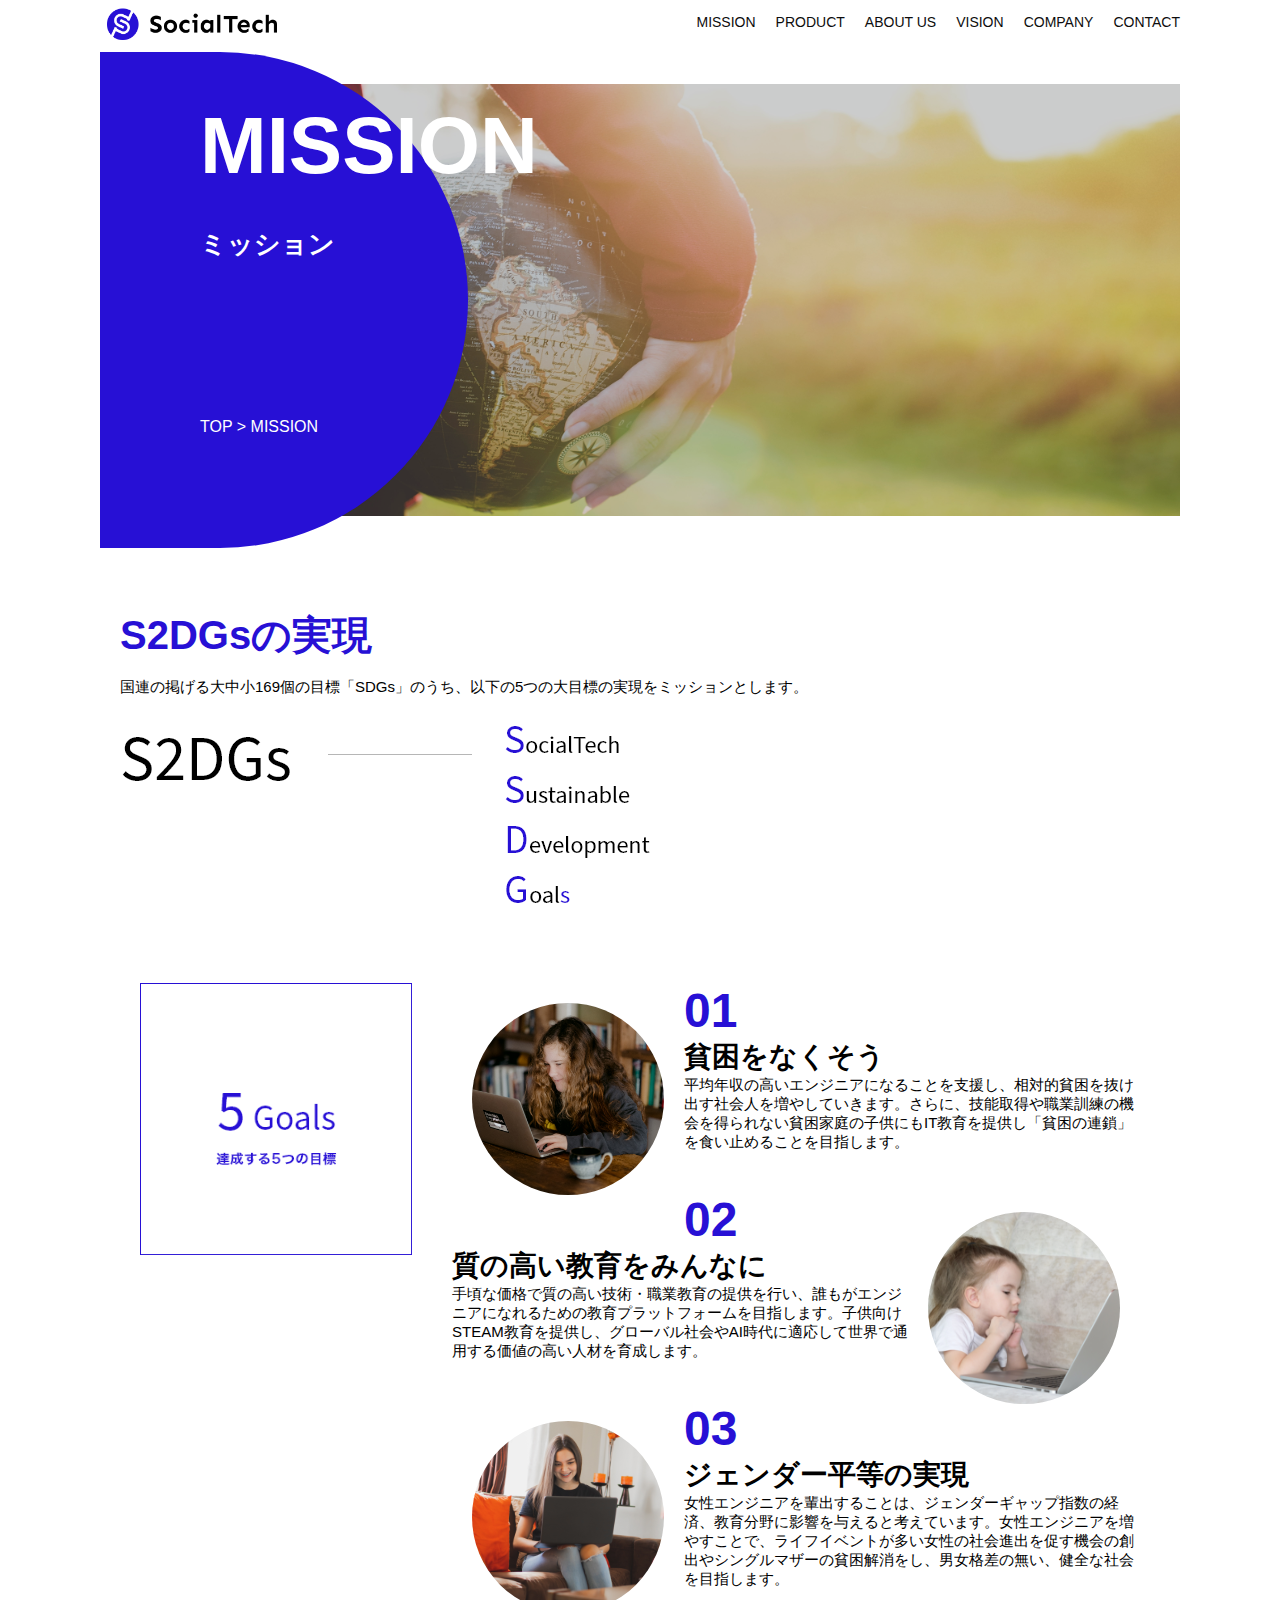
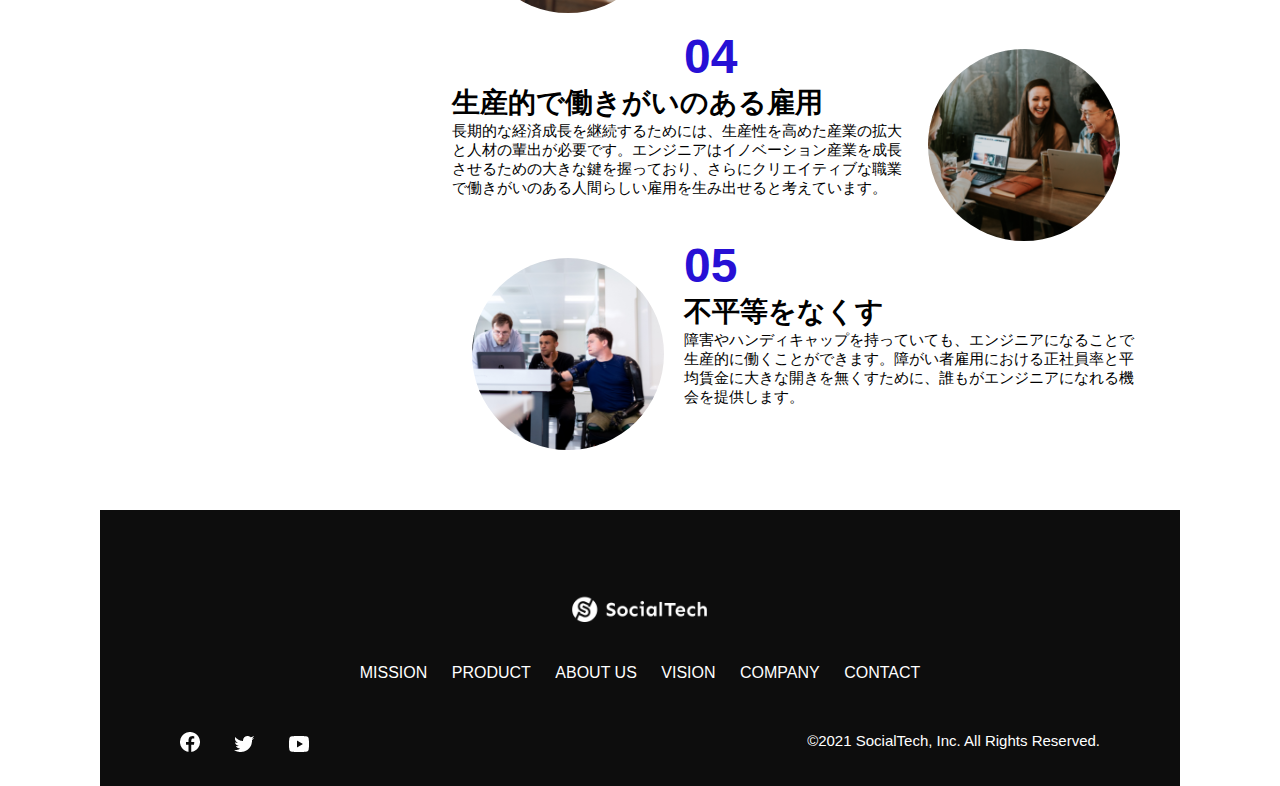
<file: mission.html>
<!DOCTYPE html>
<html>
 <head>
 <title>SocialTech - MISSION ミッション -</title>
  <meta charset="UTF-8">
  <meta name="description" content="SocialTechが目指す5つの目標（S2DGs）を紹介します">
  <meta name="viewport" content="width=device-width, initial-scale=1.0">
  <link rel="stylesheet" href="style.css">
 </head>

 <body>
  <header>
    <a href="index.html" id="logo">
      <img src="images/logo.png" alt="トップページに戻る">
    </a>

    <nav id="nav-pc">
      <ul>
        <li><a href="mission.html">MISSION</a></li>
        <li><a href="product.html">PRODUCT</a></li>
        <li><a href="index.html#aboutus">ABOUT US</a></li>
        <li><a href="index.html#vision">VISION</a></li>
        <li><a href="index.html#company">COMPANY</a></li>
        <li><a href="index.html#contact">CONTACT</a></li>
      </ul>
    </nav>

      <button id="menu-sp" onclick="document.getElementById('nav-sp').style.display = 'block'">
        <img src="images/button-menu.png" alt="ナビゲーションを開く">
      </button>

      <div id="nav-sp">
        <button id="close" onclick="document.getElementById('nav-sp').style.display = 'none'">
          <img src="images/button-close.png" alt="ナビゲーションを閉じる">
        </button>

        <nav>
          <ul>
            <li>
              <a id="logo-sp" href="index.html" onclick="document.getElementById('nav-sp').style.display = 'none'"><img src="images/logo-sp.png" alt="トップページに戻る"></a>
            </li>
            <li><a class="menu" href="mission.html" onclick="document.getElementById('nav-sp').style.display = 'none'">MISSION</a></li>
            <li><a class="menu" href="product.html" onclick="document.getElementById('nav-sp').style.display = 'none'">PRODUCT</a></li>
            <li><a class="menu" href="index.html#aboutus" onclick="document.getElementById('nav-sp').style.display = 'none'">ABOUT US</a></li>
            <li><a class="menu" href="index.html#vision" onclick="document.getElementById('nav-sp').style.display = 'none'">VISION</a></li>
            <li><a class="menu" href="index.html#company" onclick="document.getElementById('nav-sp').style.display = 'none'">COMPANY</a></li>
            <li><a class="menu" href="index.html#contact" onclick="document.getElementById('nav-sp').style.display = 'none'">CONTACT</a></li>
          </ul>
        </nav>

        <div id="sns">
          <a href="https://www.facebook.com/sejuku2013">
            <img src="images/button-facebook.png" alt="Facebookのリンク">
          </a>
          <a href="https://twitter.com/samuraijuku">
            <img src="images/button-twitter.png" alt="Twitterのリンク">
          </a>
          <a href="https://www.youtube.com/channel/UCCFOQO5aDK0xXam4cUQXT8g">
            <img src="images/button-youtube.png" alt="YouTubeのリンク">
          </a>
        </div>
      </div>
  </header>

  <main>
    <article>
      <section id="mission-main">
        <div class="mission-main-inner">
          <div id="mission-title">
            <h1>MISSION<br><span>ミッション</span></h1>
            <p>TOP > MISSION</p>
          </div>
        </div>
      </section>

      <section id="mission-s2dgs">
        <h2 class="mission-h2">S2DGsの実現</h2>
        <p>国連の掲げる大中小169個の目標「SDGs」のうち、以下の5つの大目標の実現をミッションとします。</p>
        <img src="images/mission/mission-s2dgs.png" alt="S2DGs">
      </section>

      <section id="mission-five-goals">
        <div class="five-goals-image">
          <img src="images/mission/mission-5goals.png" alt="5Goals">
        </div>
        <div class="five-goals-read">
          <div>
            <img class="fivegoals-image-left" src="images/mission/mission-5goals01.png" alt="PCを操作する女の子">
            <span class="fivegoals-number">01</span>
            <h3 class="fivegoals-h3">貧困をなくそう</h3>
            <p class="fivegoals-p">平均年収の高いエンジニアになることを支援し、相対的貧困を抜け出す社会人を増やしていきます。さらに、技能取得や職業訓練の機会を得られない貧困家庭の子供にもIT教育を提供し「貧困の連鎖」を食い止めることを目指します。</p>
          </div>
          <div>
            <img class="fivegoals-image-right" src="images/mission/mission-5goals02.png" alt="PCを見つめる小さい女の子">
            <span class="fivegoals-number">02</span>
            <h3 class="fivegoals-h3">質の高い教育をみんなに</h3>
            <p class="fivegoals-p">手頃な価格で質の高い技術・職業教育の提供を行い、誰もがエンジニアになれるための教育プラットフォームを目指します。子供向けSTEAM教育を提供し、グローバル社会やAI時代に適応して世界で通用する価値の高い人材を育成します。</p>
          </div>
          <div>
            <img class="fivegoals-image-left" src="images/mission/mission-5goals03.png" alt="PCを操作する女性">
            <span class="fivegoals-number">03</span>
            <h3 class="fivegoals-h3">ジェンダー平等の実現</h3>
            <p class="fivegoals-p">女性エンジニアを輩出することは、ジェンダーギャップ指数の経済、教育分野に影響を与えると考えています。女性エンジニアを増やすことで、ライフイベントが多い女性の社会進出を促す機会の創出やシングルマザーの貧困解消をし、男女格差の無い、健全な社会を目指します。</p>
          </div>
          <div>
            <img class="fivegoals-image-right" src="images/mission/mission-5goals04.png" alt="笑顔で話し合う3人の男女">
            <span class="fivegoals-number">04</span>
            <h3 class="fivegoals-h3">生産的で働きがいのある雇用</h3>
            <p class="fivegoals-p">長期的な経済成長を継続するためには、生産性を高めた産業の拡大と人材の輩出が必要です。エンジニアはイノベーション産業を成長させるための大きな鍵を握っており、さらにクリエイティブな職業で働きがいのある人間らしい雇用を生み出せると考えています。</p>
          </div>
          <div>
            <img class="fivegoals-image-left" src="images/mission/mission-5goals05.png" alt="障害を持つ男性が生き生きと働く様子">
            <span class="fivegoals-number">05</span>
            <h3 class="fivegoals-h3">不平等をなくす</h3>
            <p class="fivegoals-p">障害やハンディキャップを持っていても、エンジニアになることで生産的に働くことができます。障がい者雇用における正社員率と平均賃金に大きな開きを無くすために、誰もがエンジニアになれる機会を提供します。</p>
          </div>
        </div>
      </section>

    </article>
  </main>

  <footer>
    <div id="footer-logo">
      <img src="images/logo-sp.png" alt="SocialTech">
    </div>
    <div id="footer-link">
       <a href="mission.html">MISSION</a>
       <a href="product.html">PRODUCT</a>
       <a href="index.html#aboutus">ABOUT US</a>
       <a href="index.html#vision">VISION</a>
       <a href="index.html#company">COMPANY</a>
       <a href="index.html#contact">CONTACT</a>
    </div>
    <div id="sns-footer">
      <div class="sns-btns">
        <a href="https://www.facebook.com/sejuku2013"><img src="images/button-facebook.png" alt="Facebookのリンク"></a>
        <a href="https://twitter.com/samuraijuku"><img src="images/button-twitter.png" alt="Twitterのリンク"></a>
        <a href="https://www.youtube.com/channel/UCCFOQO5aDK0xXam4cUQXT8g"><img src="images/button-youtube.png" alt="YouTubeのリンク"></a>
      </div>
    <p id="copyright">&copy;2021 SocialTech, Inc. All Rights Reserved.</p>
    </div>
  </footer>

 </body>
</html>
</file>
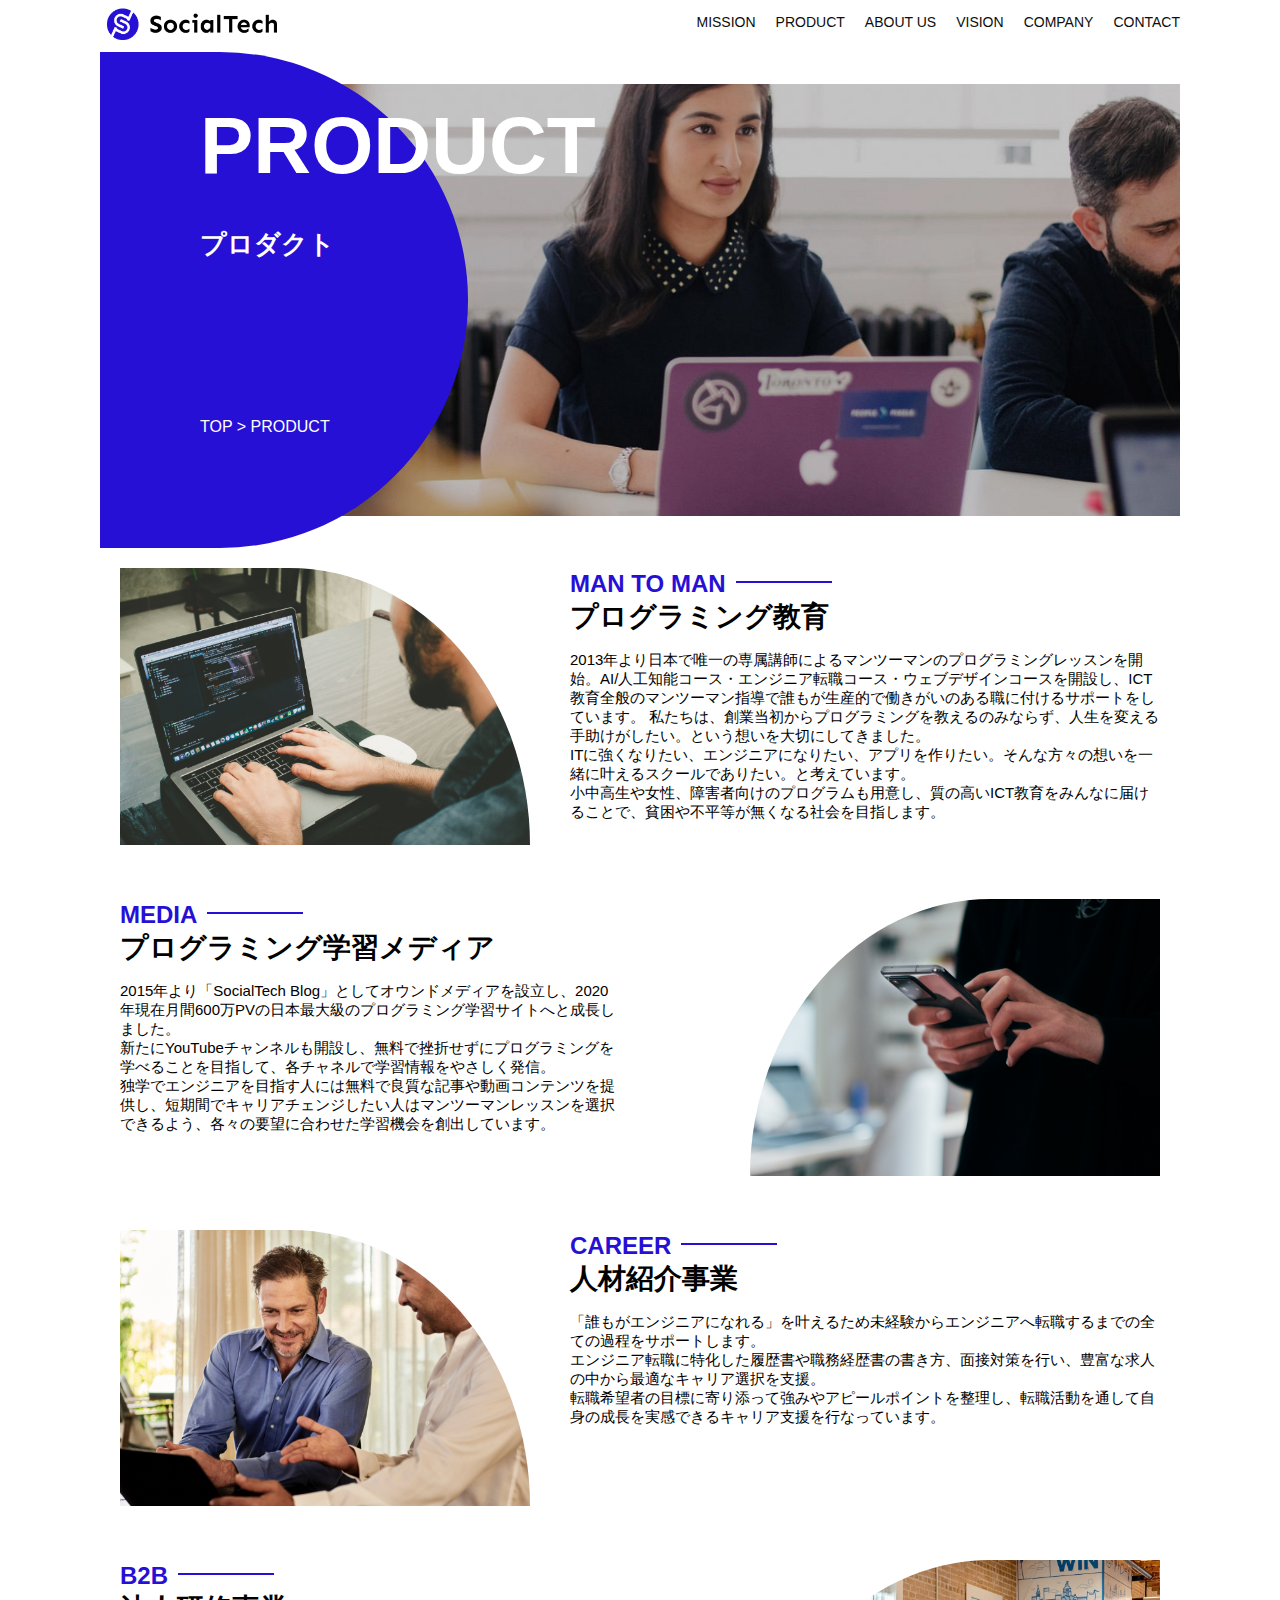
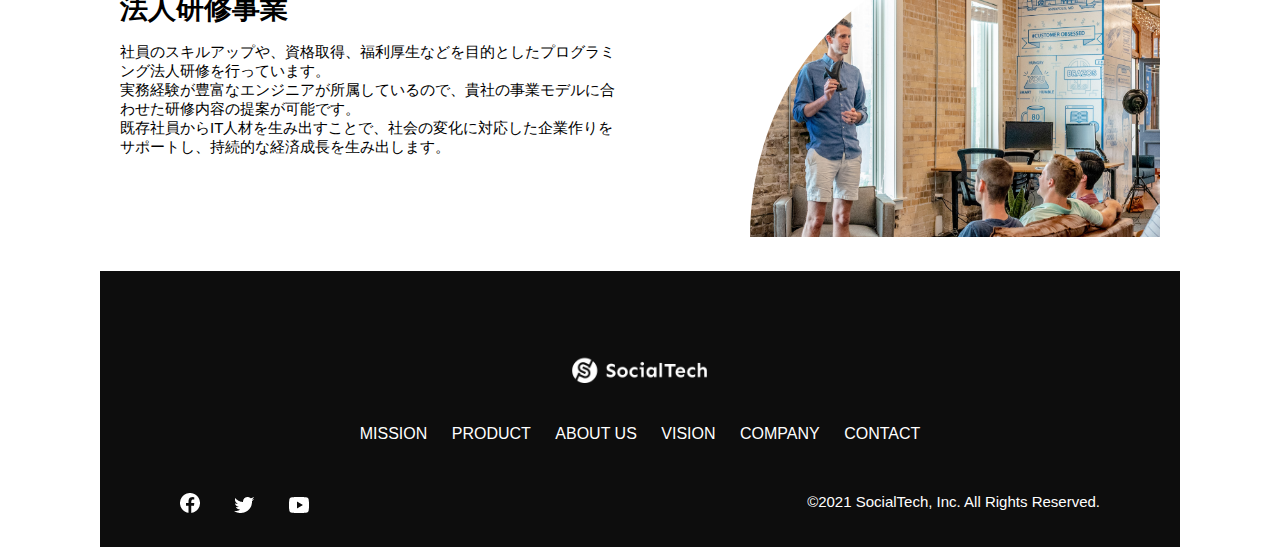
<file: product.html>
<!DOCTYPE html>
<html>
  <head>
  <title>SocialTech -PRODUCT プロダクト-</title> 
  <meta charset="UTF-8">
  <meta name="description" content="SocialTechの4つのプロダクトを紹介します">
  <meta name="viewport" content="width=device-width, initial-scale=1.0">
  <link rel="stylesheet" href="style.css">
  </head>
  <body>
    <header>
      <a href="index.html" id="logo">
        <img src="images/logo.png" alt="トップページに戻る">
      </a>
      <nav id="nav-pc">
        <ul>
          <li><a href="mission.html">MISSION</a></li>
          <li><a href="product.html">PRODUCT</a></li>
          <li><a href="index.html#aboutus">ABOUT US</a></li>
          <li><a href="index.html#vision">VISION</a></li>
          <li><a href="index.html#company">COMPANY</a></li>
          <li><a href="index.html#contact">CONTACT</a></li>
        </ul>
      </nav>
      <button id="menu-sp" onclick="document.getElementById('nav-sp').style.display = 'block'">
        <img src="images/button-menu.png" alt="ナビゲーションを開く">
      </button>
      <div id="nav-sp">
        <button id="close" onclick="document.getElementById('nav-sp').style.display = 'none'">
          <img src="images/button-close.png" alt="ナビゲーションを閉じる">
      </button>
        
        <nav>
          <ul>
            <li>
              <a id="logo-sp" href="index.html" onclick="document.getElementById('nav-sp').style.display = 'none'"><img src="images/logo-sp.png" alt="トップページに戻る"></a> 
            </li>
            <li><a class="menu" href="mission.html" onclick="document.getElementById('nav-sp').style.display = 'none'">MISSION</a></li>
            <li><a class="menu" href="product.html" onclick="document.getElementById('nav-sp').style.display = 'none'">PRODUCT</a></li>
            <li><a class="menu" href="index.html#aboutus" onclick="document.getElementById('nav-sp').style.display = 'none'">ABOUT US</a></li>
            <li><a class="menu" href="index.html#vision" onclick="document.getElementById('nav-sp').style.display = 'none'">VISION</a></li>
            <li><a class="menu" href="index.html#company" onclick="document.getElementById('nav-sp').style.display = 'none'">COMPANY</a></li>
            <li><a class="menu" href="index.html#contact" onclick="document.getElementById('nav-sp').style.display = 'none'">CONTACT</a></li>
          </ul>
        </nav>

        <div id="sns">
          <a href="https://www.facebook.com/sejuku2013">
            <img src="images/button-facebook.png" alt="Facebookのリンク">
          </a>
          <a href="https://twitter.com/samuraijuku">
            <img src="images/button-twitter.png" alt="Twitterのリンク">
          </a>
          <a href="https://www.youtube.com/channel/UCCFOQO5aDK0xXam4cUQXT8g">
            <img src="images/button-youtube.png" alt="YouTubeのリンク">
          </a>
        </div>
      </div>
    </header>

    <main>
      <article>
        <section id="product-main">
          <div class="product-main-inner">
            <div id="product-title">
              <h1>PRODUCT<br><span>プロダクト</span></h1>
              <p>TOP > PRODUCT</p>
            </div>
          </div>
        </section>

        <section class="product-section product-section-left">
          <div class="product-section-img">
            <img src="images/product/product-mantoman.png" alt="PCでコードを書く男性">
          </div>
          <div class="product-read">
            <h2 class="product-h2">MAN TO MAN</h2>
            <h3 class="product-h3">プログラミング教育</h3>
            <p>
              2013年より日本で唯一の専属講師によるマンツーマンのプログラミングレッスンを開始。AI/人工知能コース・エンジニア転職コース・ウェブデザインコースを開設し、ICT教育全般のマンツーマン指導で誰もが生産的で働きがいのある職に付けるサポートをしています。 私たちは、創業当初からプログラミングを教えるのみならず、人生を変える手助けがしたい。という想いを大切にしてきました。<br>ITに強くなりたい、エンジニアになりたい、アプリを作りたい。そんな方々の想いを一緒に叶えるスクールでありたい。と考えています。<br>小中高生や女性、障害者向けのプログラムも用意し、質の高いICT教育をみんなに届けることで、貧困や不平等が無くなる社会を目指します。
            </p>
          </div>
        </section>

        <section class="product-section product-section-right">
          <div class="product-read">
            <h2 class="product-h2">MEDIA</h2>
            <h3 class="product-h3">プログラミング学習メディア</h3>
            <p>2015年より「SocialTech Blog」としてオウンドメディアを設立し、2020年現在月間600万PVの日本最大級のプログラミング学習サイトへと成長しました。<br>新たにYouTubeチャンネルも開設し、無料で挫折せずにプログラミングを学べることを目指して、各チャネルで学習情報をやさしく発信。<br>独学でエンジニアを目指す人には無料で良質な記事や動画コンテンツを提供し、短期間でキャリアチェンジしたい人はマンツーマンレッスンを選択できるよう、各々の要望に合わせた学習機会を創出しています。</p>
          </div>
          <div class="product-section-img">
            <img src="images/product/product-media.png" alt="スマートフォンを操作する人">
          </div>
        </section>

        <section class="product-section product-section-left">
          <div class="product-section-img">
            <img src="images/product/product-career.png" alt="笑顔で話し合う2人の男性">
          </div>
          <div class="product-read">
            <h2 class="product-h2">CAREER</h2>
            <h3 class="product-h3">人材紹介事業</h3>
            <p>「誰もがエンジニアになれる」を叶えるため未経験からエンジニアへ転職するまでの全ての過程をサポートします。<br>エンジニア転職に特化した履歴書や職務経歴書の書き方、面接対策を行い、豊富な求人の中から最適なキャリア選択を支援。<br>転職希望者の目標に寄り添って強みやアピールポイントを整理し、転職活動を通して自身の成長を実感できるキャリア支援を行なっています。</p>
          </div>
        </section>

        <section class="product-section product-section-right">
          <div class="product-read">
            <h2 class="product-h2">B2B</h2>
            <h3 class="product-h3">法人研修事業</h3>
            <p>社員のスキルアップや、資格取得、福利厚生などを目的としたプログラミング法人研修を行っています。<br>実務経験が豊富なエンジニアが所属しているので、貴社の事業モデルに合わせた研修内容の提案が可能です。<br>既存社員からIT人材を生み出すことで、社会の変化に対応した企業作りをサポートし、持続的な経済成長を生み出します。</p>
          </div>
          <div class="product-section-img">
            <img src="images/product/product-b2b.png" alt="講演中の男性とそれを聴く人々">
          </div>
        </section>

     </article>
   </main>

    <footer>
      <div id="footer-logo">
        <img src="images/logo-sp.png" alt="SocialTech">
      </div>
      <div id="footer-link">
        <a href="mission.html">MISSION</a>
        <a href="product.html">PRODUCT</a>
        <a href="index.html#aboutus">ABOUT US</a>
        <a href="index.html#vision">VISION</a>
        <a href="index.html#company">COMPANY</a>
        <a href="index.html#contact">CONTACT</a>
      </div>
       <div id="sns-footer">
        <div class="sns-btns">
          <a href="https://www.facebook.com/sejuku2013"><img src="images/button-facebook.png" alt="Facebookのリンク"></a>
          <a href="https://twitter.com/samuraijuku"><img src="images/button-twitter.png" alt="Twitterのリンク"></a>
          <a href="https://www.youtube.com/channel/UCCFOQO5aDK0xXam4cUQXT8g"><img src="images/button-youtube.png" alt="YouTubeのリンク"></a>
        </div>
        <p id="copyright">&copy;2021 SocialTech, Inc. All Rights Reserved.</p>
       </div>
     </footer>
  
    </body>

</html>
</file>
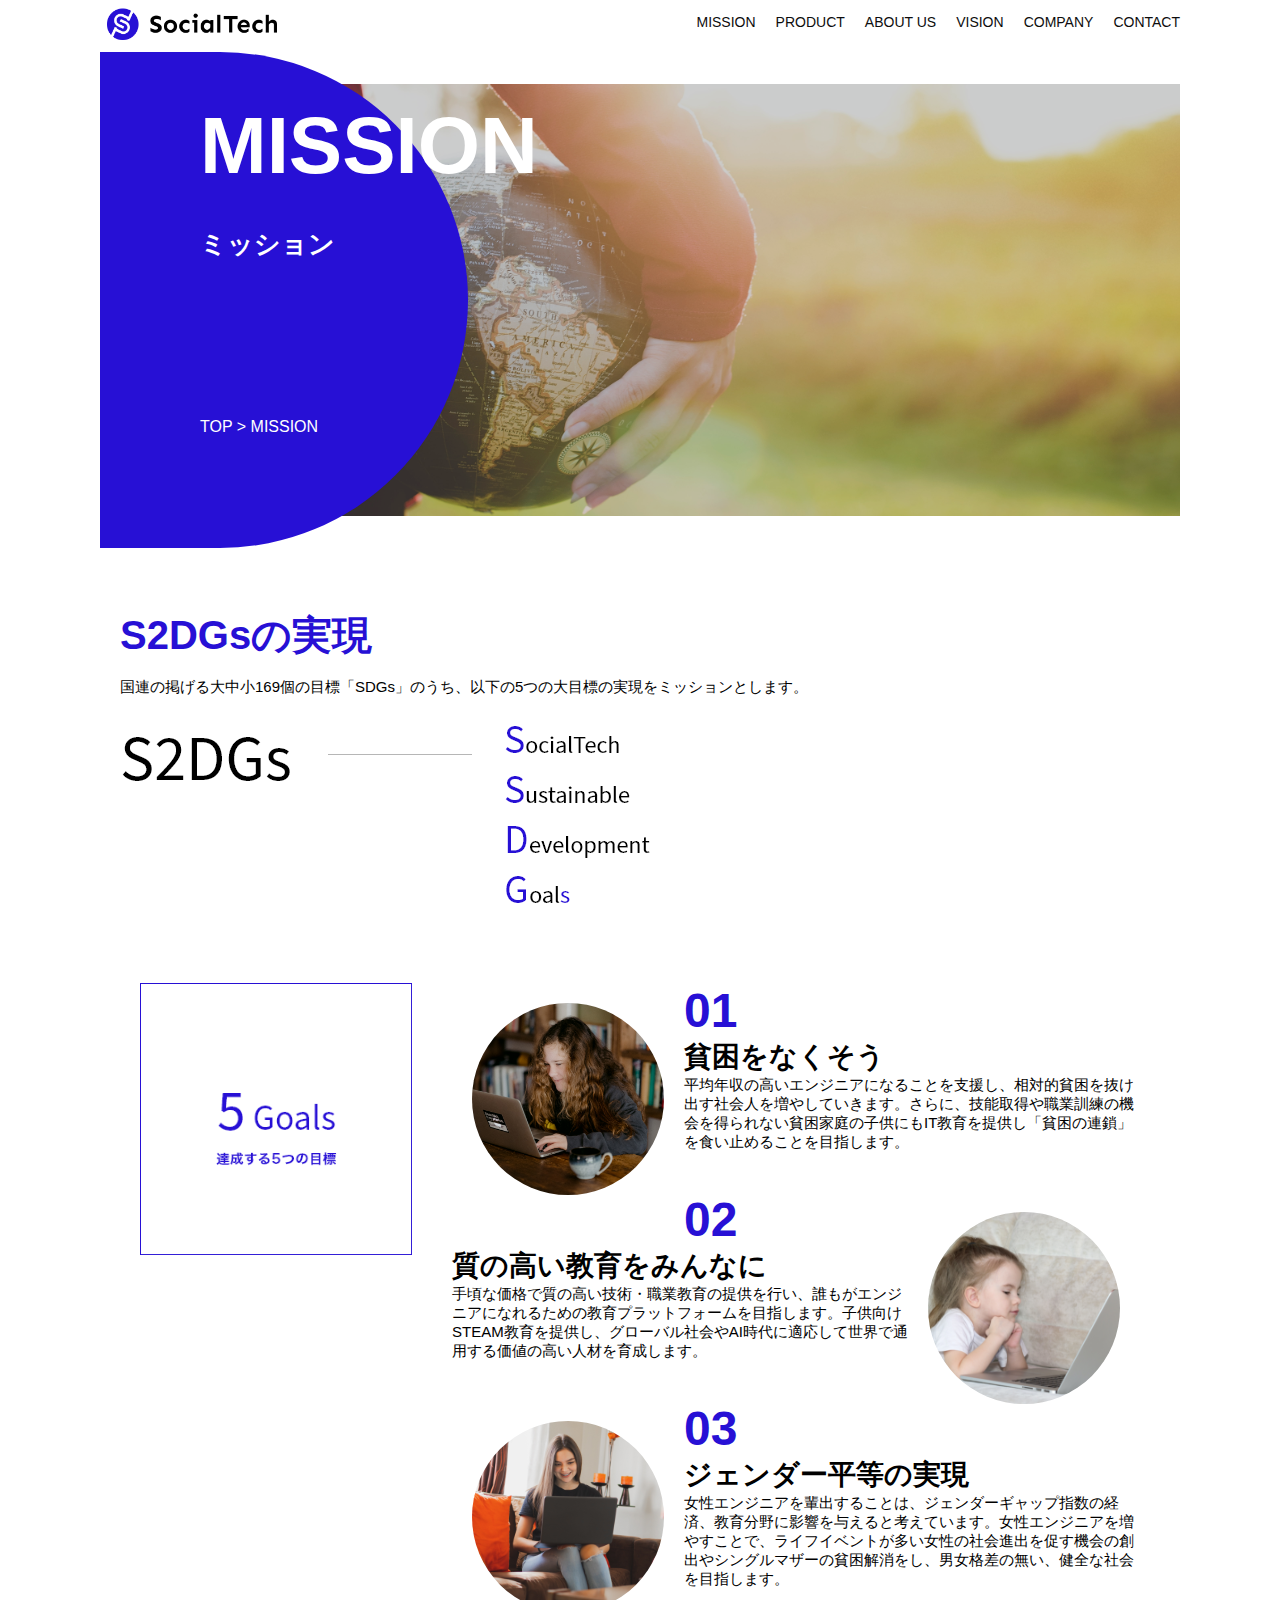
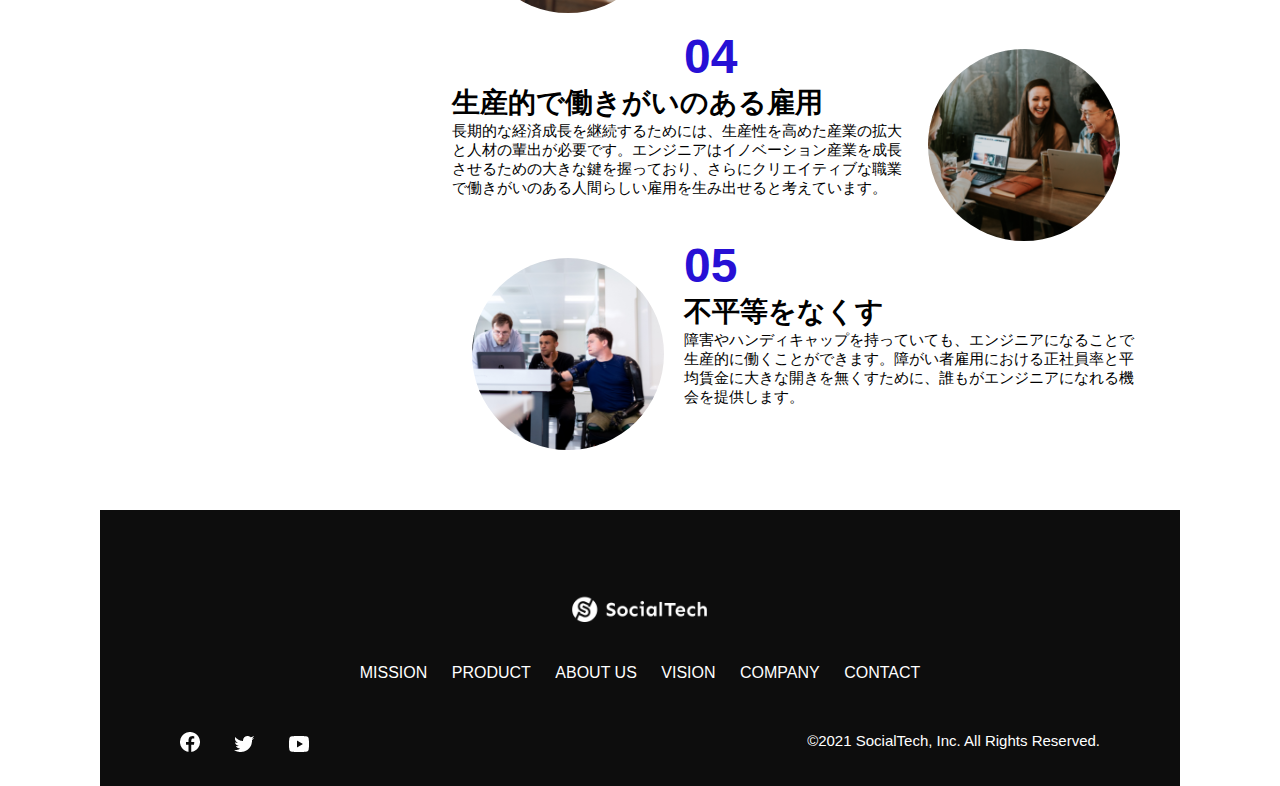
<file: socialtech/mission.html>
<!DOCTYPE html>
<html>
 <head>
 <title>SocialTech - MISSION ミッション -</title>
  <meta charset="UTF-8">
  <meta name="description" content="SocialTechが目指す5つの目標（S2DGs）を紹介します">
  <meta name="viewport" content="width=device-width, initial-scale=1.0">
  <link rel="stylesheet" href="style.css">
 </head>

 <body>
  <header>
    <a href="index.html" id="logo">
      <img src="images/logo.png" alt="トップページに戻る">
    </a>

    <nav id="nav-pc">
      <ul>
        <li><a href="mission.html">MISSION</a></li>
        <li><a href="product.html">PRODUCT</a></li>
        <li><a href="index.html#aboutus">ABOUT US</a></li>
        <li><a href="index.html#vision">VISION</a></li>
        <li><a href="index.html#company">COMPANY</a></li>
        <li><a href="index.html#contact">CONTACT</a></li>
      </ul>
    </nav>

      <button id="menu-sp" onclick="document.getElementById('nav-sp').style.display = 'none'">
        <img src="images/button-menu.png" alt="ナビゲーションを開く">
      </button>

      <div id="nav-sp">
        <button id="close" onclick="document.getElementById('nav-sp').style.display = 'none'">
          <img src="images/button-close.png" alt="ナビゲーションを閉じる">
        </button>

        <nav>
          <ul>
            <li>
              <a id="logo-sp" href="index.html" onclick="document.getElementById('nav-sp').style.display = 'none'"><img src="images/logo-sp.png" alt="トップページに戻る"></a>
            </li>
            <li><a class="menu" href="mission.html" onclick="document.getElementById('nav-sp').style.display = 'none'">MISSION</a></li>
            <li><a class="menu" href="product.html" onclick="document.getElementById('nav-sp').style.display = 'none'">PRODUCT</a></li>
            <li><a class="menu" href="index.html#aboutus" onclick="document.getElementById('nav-sp').style.display = 'none'">ABOUT US</a></li>
            <li><a class="menu" href="index.html#vision" onclick="document.getElementById('nav-sp').style.display = 'none'">VISION</a></li>
            <li><a class="menu" href="index.html#company" onclick="document.getElementById('nav-sp').style.display = 'none'">COMPANY</a></li>
            <li><a class="menu" href="index.html#contact" onclick="document.getElementById('nav-sp').style.display = 'none'">CONTACT</a></li>
          </ul>
        </nav>

        <div id="sns">
          <a href="https://www.facebook.com/sejuku2013">
            <img src="images/button-facebook.png" alt="Facebookのリンク">
          </a>
          <a href="https://twitter.com/samuraijuku">
            <img src="images/button-twitter.png" alt="Twitterのリンク">
          </a>
          <a href="https://www.youtube.com/channel/UCCFOQO5aDK0xXam4cUQXT8g">
            <img src="images/button-youtube.png" alt="YouTubeのリンク">
          </a>
        </div>
      </div>
  </header>

  <main>
    <article>
      <section id="mission-main">
        <div class="mission-main-inner">
          <div id="mission-title">
            <h1>MISSION<br><span>ミッション</span></h1>
            <p>TOP > MISSION</p>
          </div>
        </div>
      </section>

      <section id="mission-s2dgs">
        <h2 class="mission-h2">S2DGsの実現</h2>
        <p>国連の掲げる大中小169個の目標「SDGs」のうち、以下の5つの大目標の実現をミッションとします。</p>
        <img src="images/mission/mission-s2dgs.png" alt="S2DGs">
      </section>

      <section id="mission-five-goals">
        <div class="five-goals-image">
          <img src="images/mission/mission-5goals.png" alt="5Goals">
        </div>
        <div class="five-goals-read">
          <div>
            <img class="fivegoals-image-left" src="images/mission/mission-5goals01.png" alt="PCを操作する女の子">
            <span class="fivegoals-number">01</span>
            <h3 class="fivegoals-h3">貧困をなくそう</h3>
            <p class="fivegoals-p">平均年収の高いエンジニアになることを支援し、相対的貧困を抜け出す社会人を増やしていきます。さらに、技能取得や職業訓練の機会を得られない貧困家庭の子供にもIT教育を提供し「貧困の連鎖」を食い止めることを目指します。</p>
          </div>
          <div>
            <img class="fivegoals-image-right" src="images/mission/mission-5goals02.png" alt="PCを見つめる小さい女の子">
            <span class="fivegoals-number">02</span>
            <h3 class="fivegoals-h3">質の高い教育をみんなに</h3>
            <p class="fivegoals-p">手頃な価格で質の高い技術・職業教育の提供を行い、誰もがエンジニアになれるための教育プラットフォームを目指します。子供向けSTEAM教育を提供し、グローバル社会やAI時代に適応して世界で通用する価値の高い人材を育成します。</p>
          </div>
          <div>
            <img class="fivegoals-image-left" src="images/mission/mission-5goals03.png" alt="PCを操作する女性">
            <span class="fivegoals-number">03</span>
            <h3 class="fivegoals-h3">ジェンダー平等の実現</h3>
            <p class="fivegoals-p">女性エンジニアを輩出することは、ジェンダーギャップ指数の経済、教育分野に影響を与えると考えています。女性エンジニアを増やすことで、ライフイベントが多い女性の社会進出を促す機会の創出やシングルマザーの貧困解消をし、男女格差の無い、健全な社会を目指します。</p>
          </div>
          <div>
            <img class="fivegoals-image-right" src="images/mission/mission-5goals04.png" alt="笑顔で話し合う3人の男女">
            <span class="fivegoals-number">04</span>
            <h3 class="fivegoals-h3">生産的で働きがいのある雇用</h3>
            <p class="fivegoals-p">長期的な経済成長を継続するためには、生産性を高めた産業の拡大と人材の輩出が必要です。エンジニアはイノベーション産業を成長させるための大きな鍵を握っており、さらにクリエイティブな職業で働きがいのある人間らしい雇用を生み出せると考えています。</p>
          </div>
          <div>
            <img class="fivegoals-image-left" src="images/mission/mission-5goals05.png" alt="障害を持つ男性が生き生きと働く様子">
            <span class="fivegoals-number">05</span>
            <h3 class="fivegoals-h3">不平等をなくす</h3>
            <p class="fivegoals-p">障害やハンディキャップを持っていても、エンジニアになることで生産的に働くことができます。障がい者雇用における正社員率と平均賃金に大きな開きを無くすために、誰もがエンジニアになれる機会を提供します。</p>
          </div>
        </div>
      </section>

    </article>
  </main>

  <footer>
    <div id="footer-logo">
      <img src="images/logo-sp.png" alt="SocialTech">
    </div>
    <div id="footer-link">
       <a href="mission.html">MISSION</a>
       <a href="product.html">PRODUCT</a>
       <a href="index.html#aboutus">ABOUT US</a>
       <a href="index.html#vision">VISION</a>
       <a href="index.html#company">COMPANY</a>
       <a href="index.html#contact">CONTACT</a>
    </div>
    <div id="sns-footer">
      <div class="sns-btns">
        <a href="https://www.facebook.com/sejuku2013"><img src="images/button-facebook.png" alt="Facebookのリンク"></a>
        <a href="https://twitter.com/samuraijuku"><img src="images/button-twitter.png" alt="Twitterのリンク"></a>
        <a href="https://www.youtube.com/channel/UCCFOQO5aDK0xXam4cUQXT8g"><img src="images/button-youtube.png" alt="YouTubeのリンク"></a>
      </div>
    <p id="copyright">&copy;2021 SocialTech, Inc. All Rights Reserved.</p>
    </div>
  </footer>

 </body>
</html>
</file>
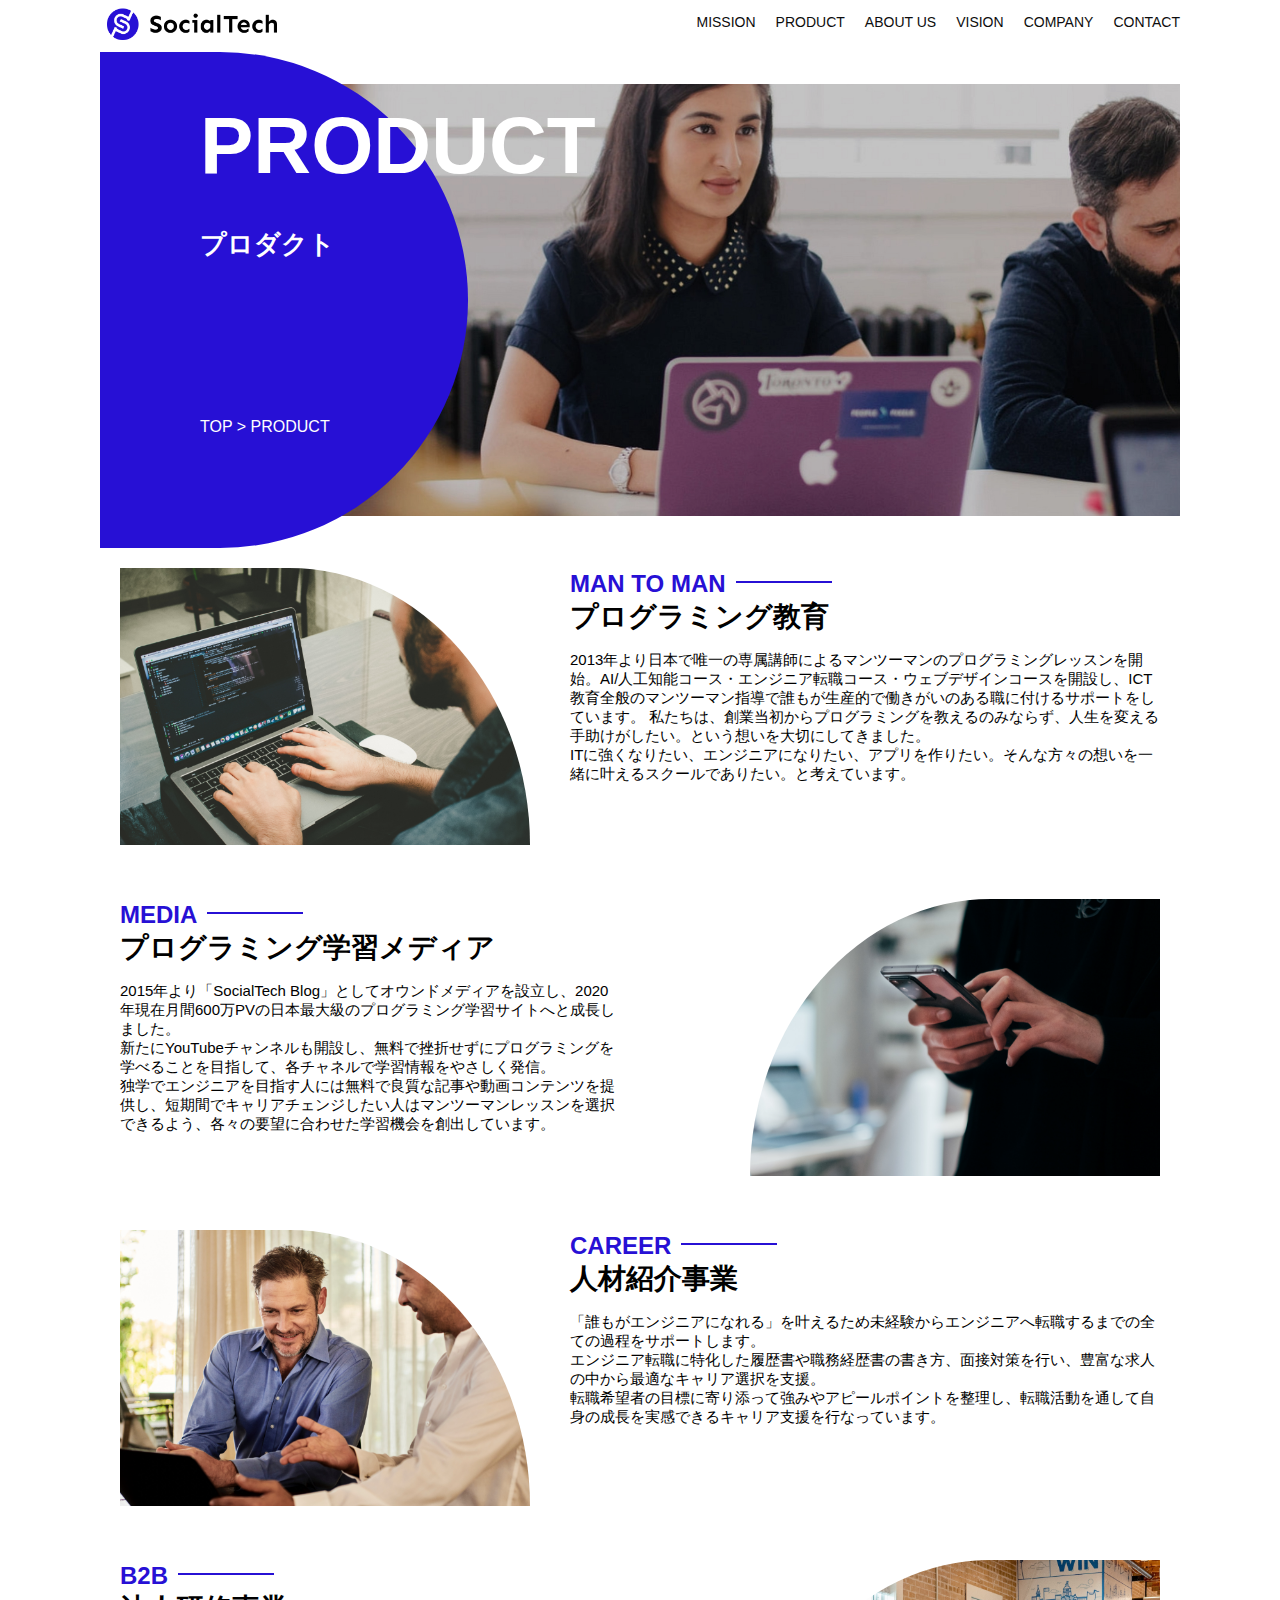
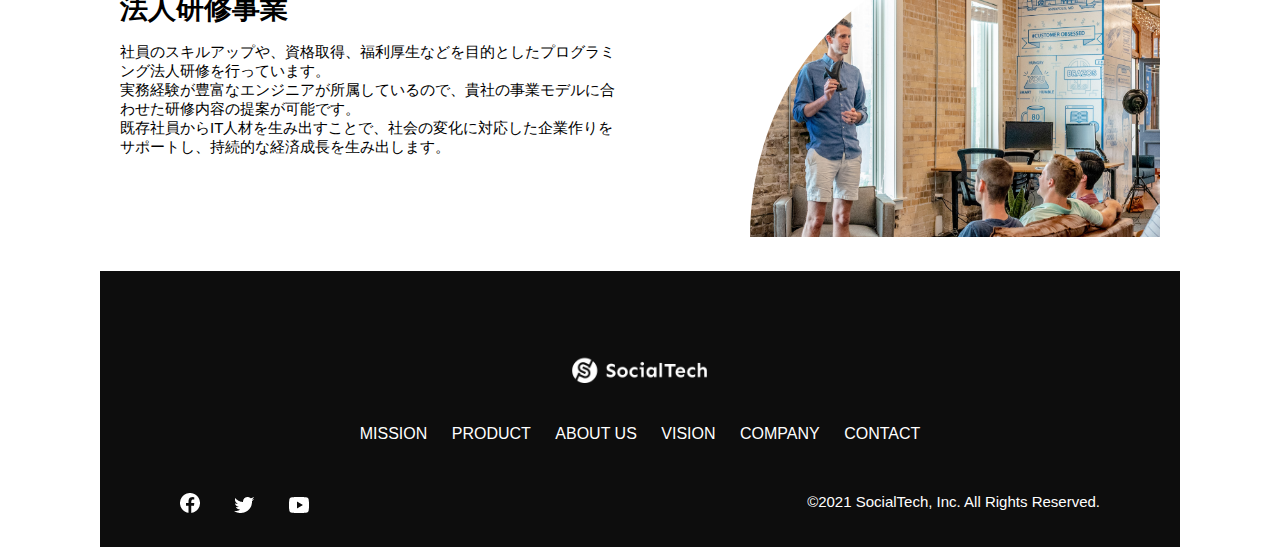
<file: socialtech/product.html>
<!DOCTYPE html>
<html>
  <head>
  <title>SocialTech -PRODUCT プロダクト-</title> 
  <meta charset="UTF-8">
  <meta name="description" content="SocialTechの4つのプロダクトを紹介します">
  <meta name="viewport" content="width=device-width, initial-scale=1.0">
  <link rel="stylesheet" href="style.css">
  </head>
  <body>
    <header>
      <a href="index.html" id="logo">
        <img src="images/logo.png" alt="トップページに戻る">
      </a>
      <nav id="nav-pc">
        <ul>
          <li><a href="mission.html">MISSION</a></li>
          <li><a href="product.html">PRODUCT</a></li>
          <li><a href="index.html#aboutus">ABOUT US</a></li>
          <li><a href="index.html#vision">VISION</a></li>
          <li><a href="index.html#company">COMPANY</a></li>
          <li><a href="index.html#contact">CONTACT</a></li>
        </ul>
      </nav>
      <button id="menu-sp" onclick="document.getElementById('nav-sp').style.display = 'block'">
        <img src="images/button-menu.png" alt="ナビゲーションを開く">
      </button>
      <div id="nav-sp">
        <button id="close" onclick="document.getElementById('nav-sp').style.display = 'none'">
          <img src="images/button-close.png" alt="ナビゲーションを閉じる">
      </button>
        
        <nav>
          <ul>
            <li>
              <a id="logo-sp" href="index.html" onclick="document.getElementById('nav-sp').style.display = 'none'"><img src="images/logo-sp.png" alt="トップページに戻る"></a> 
            </li>
            <li><a class="menu" href="mission.html" onclick="document.getElementById('nav-sp').style.display = 'none'">MISSION</a></li>
            <li><a class="menu" href="product.html" onclick="document.getElementById('nav-sp').style.display = 'none'">PRODUCT</a></li>
            <li><a class="menu" href="index.html#aboutus" onclick="document.getElementById('nav-sp').style.display = 'none'">ABOUT US</a></li>
            <li><a class="menu" href="index.html#vision" onclick="document.getElementById('nav-sp').style.display = 'none'">VISION</a></li>
            <li><a class="menu" href="index.html#company" onclick="document.getElementById('nav-sp').style.display = 'none'">COMPANY</a></li>
            <li><a class="menu" href="index.html#contact" onclick="document.getElementById('nav-sp').style.display = 'none'">CONTACT</a></li>
          </ul>
        </nav>

        <div id="sns">
          <a href="https://www.facebook.com/sejuku2013">
            <img src="images/button-facebook.png" alt="Facebookのリンク">
          </a>
          <a href="https://twitter.com/samuraijuku">
            <img src="images/button-twitter.png" alt="Twitterのリンク">
          </a>
          <a href="https://www.youtube.com/channel/UCCFOQO5aDK0xXam4cUQXT8g">
            <img src="images/button-youtube.png" alt="YouTubeのリンク">
          </a>
        </div>
      </div>
    </header>

    <main>
      <article>
        <section id="product-main">
          <div class="product-main-inner">
            <div id="product-title">
              <h1>PRODUCT<br><span>プロダクト</span></h1>
              <p>TOP > PRODUCT</p>
            </div>
          </div>
        </section>

        <section class="product-section product-section-left">
          <div class="product-section-img">
            <img src="images/product/product-mantoman.png" alt="PCでコードを書く男性">
          </div>
          <div class="product-read">
            <h2 class="product-h2">MAN TO MAN</h2>
            <h3 class="product-h3">プログラミング教育</h3>
            <p>
              2013年より日本で唯一の専属講師によるマンツーマンのプログラミングレッスンを開始。AI/人工知能コース・エンジニア転職コース・ウェブデザインコースを開設し、ICT教育全般のマンツーマン指導で誰もが生産的で働きがいのある職に付けるサポートをしています。 私たちは、創業当初からプログラミングを教えるのみならず、人生を変える手助けがしたい。という想いを大切にしてきました。<br>ITに強くなりたい、エンジニアになりたい、アプリを作りたい。そんな方々の想いを一緒に叶えるスクールでありたい。と考えています。
            </p>
          </div>
        </section>

        <section class="product-section product-section-right">
          <div class="product-read">
            <h2 class="product-h2">MEDIA</h2>
            <h3 class="product-h3">プログラミング学習メディア</h3>
            <p>2015年より「SocialTech Blog」としてオウンドメディアを設立し、2020年現在月間600万PVの日本最大級のプログラミング学習サイトへと成長しました。<br>新たにYouTubeチャンネルも開設し、無料で挫折せずにプログラミングを学べることを目指して、各チャネルで学習情報をやさしく発信。<br>独学でエンジニアを目指す人には無料で良質な記事や動画コンテンツを提供し、短期間でキャリアチェンジしたい人はマンツーマンレッスンを選択できるよう、各々の要望に合わせた学習機会を創出しています。</p>
          </div>
          <div class="product-section-img">
            <img src="images/product/product-media.png" alt="スマートフォンを操作する人">
          </div>
        </section>

        <section class="product-section product-section-left">
          <div class="product-section-img">
            <img src="images/product/product-career.png" alt="笑顔で話し合う2人の男性">
          </div>
          <div class="product-read">
            <h2 class="product-h2">CAREER</h2>
            <h3 class="product-h3">人材紹介事業</h3>
            <p>「誰もがエンジニアになれる」を叶えるため未経験からエンジニアへ転職するまでの全ての過程をサポートします。<br>エンジニア転職に特化した履歴書や職務経歴書の書き方、面接対策を行い、豊富な求人の中から最適なキャリア選択を支援。<br>転職希望者の目標に寄り添って強みやアピールポイントを整理し、転職活動を通して自身の成長を実感できるキャリア支援を行なっています。</p>
          </div>
        </section>

        <section class="product-section product-section-right">
          <div class="product-read">
            <h2 class="product-h2">B2B</h2>
            <h3 class="product-h3">法人研修事業</h3>
            <p>社員のスキルアップや、資格取得、福利厚生などを目的としたプログラミング法人研修を行っています。<br>実務経験が豊富なエンジニアが所属しているので、貴社の事業モデルに合わせた研修内容の提案が可能です。<br>既存社員からIT人材を生み出すことで、社会の変化に対応した企業作りをサポートし、持続的な経済成長を生み出します。</p>
          </div>
          <div class="product-section-img">
            <img src="images/product/product-b2b.png" alt="講演中の男性とそれを聴く人々">
          </div>
        </section>

     </article>
   </main>

    <footer>
      <div id="footer-logo">
        <img src="images/logo-sp.png" alt="SocialTech">
      </div>
      <div id="footer-link">
        <a href="mission.html">MISSION</a>
        <a href="product.html">PRODUCT</a>
        <a href="index.html#aboutus">ABOUT US</a>
        <a href="index.html#vision">VISION</a>
        <a href="index.html#company">COMPANY</a>
        <a href="index.html#contact">CONTACT</a>
      </div>
       <div id="sns-footer">
        <div class="sns-btns">
          <a href="https://www.facebook.com/sejuku2013"><img src="images/button-facebook.png" alt="Facebookのリンク"></a>
          <a href="https://twitter.com/samuraijuku"><img src="images/button-twitter.png" alt="Twitterのリンク"></a>
          <a href="https://www.youtube.com/channel/UCCFOQO5aDK0xXam4cUQXT8g"><img src="images/button-youtube.png" alt="YouTubeのリンク"></a>
        </div>
        <p id="copyright">&copy;2021 SocialTech, Inc. All Rights Reserved.</p>
       </div>
     </footer>
  
    </body>

</html>
</file>
<file: style.css>
/* PC、スマホ共通スタイル　*/
* {
  box-sizing: border-box;
}

p {
  font-size: 15px;
}

body {
  max-width: 1080px;
  margin: 0 auto 0 auto;
  font-family: "Source Sans Pro", "Hiragino Kaku Gothic ProN", Meiryo, Arial, sans-serif;
}

header {
  display: flex;
  justify-content: space-between;
}
#nav-pc {
  font-size: 14px;
}
#nav-pc ul {
  display: flex;
  padding-left: 0;
}
#nav-pc li {
  list-style:  none;
}
#nav-pc a {
  text-decoration: none;
  margin-left: 20px;
 color: #0d0d0d;
}
#nav-pc a:hover {
  text-decoration: underline;
}

#nav-sp,
#menu-sp {
  display: none;
}

#main-visual {
  position: relative;
  height: 400px;
}
#main-message {
  position: absolute;
  top: 0;
  left: 0;
  background-color: #2710d5;
  color: #ffffff;
  border-radius: 0 0 476px 0;
  max-width: 620px;
  height: 100%;
  width: 100%;
  z-index: 11;
}

#main-message > h1 {
  font-size: 60px;
  margin: 100px 0 0 50px; 
}
#main-message > p {
  font-size:  28px;
  margin:  0 0 0 50px;
}
#main-visual > img {
  max-width: 620px;
  border-radius: 476px 0 0 0;
  position: absolute;
  top: 0;
  right: 0;
  z-index: 10;
}
h2 {
  margin: 40px 0 0 0;
}
h2::after {
  content: url(images/line.png);
  margin-left: 10px;
}
h3 {
  font-size: 27px;
}
#mission {
  margin: 80px auto 80px auto;
}
#mission-flex {
  display: flex;
}
#mission-flex > div {
  width: 50%;
  margin: 20px;
}
#mission-photo {
  width: 100%;
}
#s2dgs {
  margin-top: 50px;
  width: 100%;
}
#product {
  background-color: #fafafa;
  margin: 80px 0 80px 0;
  padding: 10px 40px 0px 40px;
}
#product .product-flex {
  margin-top: 40px;
  display: flex;
}

#product-left {
  width: 50%;
  margin-right: 20px;
}

#product-right {
  width: 50%;
  margin-left: 20px;
  margin-top: 80px;
}

#product-left > div {
  position: relative;
  height: 480px;
  margin-right: 20px;
}
#product-right > div {
  position: relative;
  height: 480px;
  margin-left: 20px;
}
.product-photo {
  width: 100%;
}

.product-explain {
  background-color: #ffffff;
  position: absolute;
  left: 0;
  bottom: 50px;
  margin: 0 40px 0 40px;
  padding: 20px;
  box-shadow: 5px 5px 10px rgba(0, 0, 0, 0.05);
}

.product-explain >span {
  color: #2710d5;
  font-weight: bold;
  font-size: 16px;
  margin: 0;
}

.product-explain > h3 {
  margin: 5px 0 5px 0;
}
.product-explain > p {
  font-size: 14px;
  margin: 0;
}

#product-more {
  text-align: center;
}

#product-more a {
  position: relative;
  bottom: -42px;
}

#aboutus {
  margin: 80px auto 80px auto;
}

#aboutus > div {
  display: flex;
}

.culture-img {
  width: 50%;
  align-self: flex-start;
}

.culture-img2 {
  margin-top: 50px;
  width: 100%;
}

.culture-table {
  margin-right: 50px;
}

.culture-num {
  font-size: 80px;
  color: #2710d5;
  padding: 0 20px 0 0;
}

.culture-table th {
  text-align: left;
  font-size: 28px;
  font-weight: bold;
}

.culture-en {
  color: #2710d5;
  font-size: 24px;
}

.culture-description {
  margin: 0;
}

#vision {
  margin: 80px auto 80px auto;
}


#vision > div {
  display: flex;
  justify-content: space-between;
  flex-wrap: wrap;
}

.vision-box {
  width: 300px;
  height: 300px;
  margin-bottom: 30px;
  position: relative;
}
.vision-box > img {
  width: 100%;
  position: relative;
  z-index: 30;
}

.vision-box > div {
  position: absolute;
  top: 0;
  left: 0;
  z-index: 31;
  margin-right: 20px;
}

.vision-box > div > h4 {
  color: #2710d5;
  font-size: 19px;
  margin: 80px 0 0 0;
} 

.vision-box > div > h4::first-letter {
  font-size: 40px;
}

.vision-box > div > h5 {
  font-size: 20px;
  margin: 0 0 0 0;
}

.vision-box > div > p {
  margin: 10px 0 0 0;
}

#company {
  margin: 80px auto 80px auto;
}

#company-table {
  width: 100%;
}

.tableheader {
  text-align: left;
  padding: 20px;
  border-bottom-color: #2710d5;
  border-bottom-width: 1px;
  border-bottom-style: solid;
  width: 100px;
}

.tableheader-first {
  border-top-color: #2710d5;
  border-top-width: 1px;
  border-top-style: solid;
}

.cell {
  padding: 30px;
  border-bottom-color: #ececec;
  border-bottom-width: 1px;
  border-bottom-style: solid;
}

.cell-first {
  border-top-color: #ececec;
  border-top-width: 1px;
  border-top-style: solid;
}
#company >iframe {
  width: 100%;
  height: 368px;
  margin-top: 40px;
}

#contact {
  margin: 80px auto 80px auto;
}

#contact > form > div {
  display: flex;
  flex-direction: row;
  flex-wrap: wrap;
  padding-bottom: 30px;
}

.contact-heading {
  width: 240px;
  align-self: center;
}

.contact-label {
  font-weight: bold;
}

.contact-span {
  color: #ce2222;
  margin: 0 0 0 20px;
  font-weight: bold;
}

.contact-textbox {
  border-top: 0px;
  border-left: 0px;
  border-right: 0px;
  border-bottom-width: 1px;
  border-bottom-color: #707070;
  border-style: solid;
  background-color: #fafafa;
  width: 400px;
  height: 56px;
}

.contact-textarea {
  border-top: 0px;
  border-left: 0px;
  border-right: 0px;
  border-bottom-width: 1px;
  border-bottom-color: #707070;
  background-color: #fafafa;
  width: 400px;
  height: 200px;
}

#contact dt {
  font-weight: bold;
}

#contact dd {
  margin: 0 0 16px 0;
}

#contact dd p {
  margin: 0;
}

#contact dd ul {
  padding-left: 0;
}

#contact dd li {
  margin-bottom: 0;
  list-style: none;
}

footer {
  background-color: #0d0d0d;
  text-align: center;
 padding: 80px 80px 30px 80px;
}

#footer-logo {
  margin-bottom: 30px;
}

#footer-link {
  margin-bottom: 50px;
}

#footer-link > a {
  text-decoration: none;
  margin: 10px;
  color: #ffffff;
}

#footer-link > a:hover {
  text-decoration: underline;
}

#sns-footer {
  display: flex;
  justify-content: space-between;
  text-align: left;
}

#sns-footer a {
  margin-right: 30px;
}

#copyright {
  color: #ffffff;
  margin: 0;
}

.mission-main-inner {
  background-image: url("images/mission/mission-main.png");
  background-repeat: no-repeat;
  background-position-y: center;
}

#mission-title {
  background-color: #2710d5;
  width: 368px;
  color: #ffffff;
  height: 496px;
  border-radius: 0 248px 248px 0;
  position: relative;
}

#mission-title h1 {
  position: absolute;
  top: 0;
  left: 100px;
  font-size: 80px;
  line-height: 1;
}

#mission-title h1 span {
  font-size: 26px;
}

#mission-title > p {
  position: absolute;
  top: 350px;
  left: 100px;
  font-size: 16px;
}

#mission-s2dgs {
  padding: 20px;
}

.mission-h2 {
  color: #2710d5;
  font-size: 40px;
}

.mission-h2::after {
  content: none;
}

#mission-five-goals {
  padding: 20px;
  display: flex;
}

#mission-five-goals .five-goals-image {
  width: 30%;
  padding: 20px;
}

#mission-five-goals .five-goals-image img {
  width: 100%;
}

#mission-five-goals .five-goals-read {
  width: 70%;
  padding: 20px;
}

#mission-five-goals .five-goals-read > div {
  margin-bottom: 40px;
}

.fivegoals-image-right {
  float: right;
  margin: 20px;
}

.fivegoals-image-left {
  float: left;
  margin: 20px;
}

.fivegoals-number {
  color: #2710d5;
  font-size: 48px;
  font-weight: bold;
  margin: 0;
}

.fivegoals-h3 {
  font-size: 28px;
  margin: 0;
}

.fivegoals-p {
  margin: 0;
}

.product-main-inner {
  background-image: url("images/product/product-main.png");
  background-repeat: no-repeat;
  background-position-y: center;
}

#product-title {
  background-color: #2710d5;
  width: 368px;
  color: #ffffff;
  height: 496px;
  border-radius: 0 248px 248px 0;
  position: relative;
}

#product-title h1 {
  position: absolute;
  top: 0;
  left: 100px;
  font-size: 80px;
  line-height: 1;
}

#product-title h1 span {
  font-size: 26px;
}

#product-title > p {
  position: absolute;
  top: 350px;
  left: 100px;
  font-size: 16px;
}

.product-section {
  display: flex;
  padding: 20px 20px 0;
}

.product-section .product-section-img {
  width: 450px;
}

.product-section-left .product-section-img img {
  width: 100%;
  padding: 0 40px 30px 0;
  border-radius: 0 432px 0 0;
}

.product-section-left .product-read {
  width: 50%;
  flex-grow: 1;
}

.product-section-left .product-read p {
  margin-bottom: 0;
}

.product-section-right {
  justify-content: space-between;
}

.product-section-right .product-section-img img {
  width: 100%;
  padding: 0 0 30px 40px;
  border-radius: 432px 0 0 0;
}

.product-section-right .product-read {
  width: 500px;
}

.product-h2 {
  color: #2710d5;
  font-size: 24px;
  margin: 0;
}

.product-h3 {
  font-size: 28px;
  margin: 0;
}

@media screen and (max-width: 767px) {
#nav-pc {
    display: none;
  }

#menu-sp {
  display: block;
  background-color: transparent;
  float: right;
  padding: 0;
  border: none;
}

#nav-sp {
  background-color: #2710d5;
  position: fixed;
  top: 0;
  left: 0;
  width: 100%;
  height: 100%;
  display: none;
  z-index: 100;
}

#close {
  position: absolute;
  top: 20px;
  right: 20px;
  background-color: transparent;
  border: none;
}

#nav-sp nav ul {
  padding-left: 0;
}

#nav-sp nav li {
  list-style: none;
}

#logo-sp {
  margin: 80px 0 30px 20px;
}

#nav-sp nav a {
  display: block;
color: #ffffff;
}

#nav-sp nav a:hover {
  text-decoration: underline;
}

#nav-sp .menu {
  text-decoration: none;
  margin: 0 20px 0 20px;
  height: 44px;
  font-size: 16px;
  background-image: url("images/arrow.png");
  background-repeat: no-repeat;
  background-position: right top;
}

#sns {
  position: absolute;
  bottom: 20px;
  left: 20px;
}

#sns > a {
  margin-right: 30px;
}

#main-visual {
  position: relative;
  height: 470px;
}

#main-visual > div {
  text-align: center;
  height: 280px;
}

#main-visual  h1{
  font-size: 28px;
  margin: 90px 0 0 0;
}

#main-visual > div > p {
  margin: 0;
  font-size: 15px;
}

#main-visual > img {
  width: 100%;
  border-radius: 476px;
  top: auto;
  bottom: 0;
}

h2 {
  margin: 15px 0 15px 0;
}

h3 {
  font-size: 24px;
  margin: 10px 0 0 0;
}

#mission {
  margin: 20px 0 20px 0;
  padding: 0 20px 0 20px;
}

#mission-flex {
  flex-direction: column;
}

#mission-flex > div {
  width: 100%;
  margin: 0;
}

#product {
  margin: 0;
  padding: 10px 20px 0 20px;
}

#product .product-flex {
  flex-direction: column;
  margin-top: 0;
}

#product-left,
#product-right {
  width: 100%;
  margin: 0;
}

#product-left > div,
#product-right > div {
  height: auto;
  margin: 0;
}

.product-explain {
  position: relative;
  margin: 0;
}

.product-explain > h3 {
  margin: 10px 0 10px 0;
  font-size: 24px;
}

#product-more {
  text-align: left;
}

#aboutus {
  margin: 80px 20px 80px 20px;
}

#aboutus > div {
  flex-direction: column;
}

.culture-table th {
  font-size: 16px;
}

.culture-table {
  margin-right: 0;
  padding-right: 20px;
  order: 2;
}

.culture-img {
  width: 100%;
  order: 1;
}

.culture-img2 {
  margin-top: 0;
}

.culture-num {
  padding: 0;
}

.culture-description {
  margin: 0;
}
#vision {
  margin: 80px 20px 80px 20px;
}

.vision-box > img {
  position: absolute;
  top: 0;
  left: 0;
}

.vision-box > div > h4 {
  margin: 60px 0 0 0;
}

#company {
  margin: 0 20px 0 20px;
}
#company > h3 {
  margin-bottom: 20px;
}

.tableheader {
  width: 50px;
}

.cell {
  padding: 20px;
}

#company > iframe {
  height: 240px;
}

#contact {
  margin: 80px 20px 80px 20px;
}

#contact > h3 {
  margin-bottom: 20px;
}

#contact > form > div {
  flex-direction: column;
  margin-bottom: 20px;
}

.contact-heading {
  align-self: auto;
  margin-bottom: 20px;
}

.contact-textbox {
  min-width: 300px;
  width: 100%;
}

.contact-textarea {
  height: 150px;
  width: 100%;
}

.radiobutton {
  margin-bottom: 20px;
}

footer {
  padding: 30px 20px 50px 20px;
  text-align: left;
}

#footer-link > a {
  margin: 0 20px 30px 0;
  display: block;
  background-image: url("images/arrow.png");
  background-repeat: no-repeat;
  background-position: right top;
}

#footer-link > a:hover {
  text-decoration: underline;
}

#sns-footer {
  flex-direction: column;
  justify-content: flex-start;
}

#copyright {
  font-size: 12px;
  margin-top: 30px;
}

#mission-main {
  height: 256px;
  margin-top: 4%;
  position: relative;
}

.mission-main-inner {
  height: 80%;
  background-size: cover;
}

#mission-title {
  width: 136px;
  height: 256px;
  position: absolute;
  top: -10%;
}

#mission-title h1 {
  left: 20px;
  font-size: 40px;
}

#mission-title h1 span {
  font-size: 18px;
}

#mission-title > p {
  top: 180px;
  left: 20px;
  font-size: 13px;
}

.mission-h2 {
  font-size: 38px;
  margin: 0px;
}

.mission-h2::after {
  content: none;
}

#mission-s2dgs > img {
  width: 100%;
}

#mission-five-goals {
  flex-direction: column;
}
#mission-five-goals > div {
  padding: 0;
}

#mission-five-goals .five-goals-image,
#mission-five-goals .five-goals-read {
  width: 100%;
  padding: 0;
}

#mission-five-goals .five-goals-read > div {
  display: flex;
  flex-direction: column;
}

.fivegoals-image-right,
  .fivegoals-image-left {
    align-self: center;
}

#product-main {
  height: 256px;
  margin-top: 4%;
  position: relative;
}

.product-main-inner {
  height: 80%;
  background-size: cover;
}

#product-title {
  width: 136px;
  height: 256px;
  position: absolute;
  top: -10%;
}

#product-title h1 {
  left: 20px;
  font-size: 40px;
}

#product-title h1 span {
  font-size: 18px;
}

#product-title > p {
  top: 180px;
  left: 20px;
  font-size: 13px;
}

.product-section {
  flex-direction: column;
}

.product-section .product-section-img {
  width: 100%;
}

.product-section .product-section-img img {
  width: 100%;
  padding: 0;
}

.product-section-left .product-section-img img {
  border-radius: 0 300px 0 0;
}

.product-section-left .product-read {
  width: 100%;
  flex-grow: 1;
}

.product-section-right .product-section-img img {
  order: 1;
  border-radius: 300px 0 0 0;
}

.product-section-right .product-read {
  order: 2;
  width: 100%;
}

}
</file>
<file: socialtech/style.css>
/* PC、スマホ共通スタイル　*/
* {
  box-sizing: border-box;
}

p {
  font-size: 15px;
}

body {
  max-width: 1080px;
  margin: 0 auto 0 auto;
  font-family: "Source Sans Pro", "Hiragino Kaku Gothic ProN", Meiryo, Arial, sans-serif;
}

header {
  display: flex;
  justify-content: space-between;
}
#nav-pc {
  font-size: 14px;
}
#nav-pc ul {
  display: flex;
  padding-left: 0;
}
#nav-pc li {
  list-style:  none;
}
#nav-pc a {
  text-decoration: none;
  margin-left: 20px;
 color: #0d0d0d;
}
#nav-pc a:hover {
  text-decoration: underline;
}

#nav-sp,
#menu-sp {
  display: none;
}

#main-visual {
  position: relative;
  height: 400px;
}
#main-message {
  position: absolute;
  top: 0;
  left: 0;
  background-color: #2710d5;
  color: #ffffff;
  border-radius: 0 0 476px 0;
  max-width: 620px;
  height: 100%;
  width: 100%;
  z-index: 11;
}

#main-message > h1 {
  font-size: 60px;
  margin: 100px 0 0 50px; 
}
#main-message > p {
  font-size:  28px;
  margin:  0 0 0 50px;
}
#main-visual > img {
  max-width: 620px;
  border-radius: 476px 0 0 0;
  position: absolute;
  top: 0;
  right: 0;
  z-index: 10;
}
h2 {
  margin: 40px 0 0 0;
}
h2::after {
  content: url(images/line.png);
  margin-left: 10px;
}
h3 {
  font-size: 27px;
}
#mission {
  margin: 80px auto 80px auto;
}
#mission-flex {
  display: flex;
}
#mission-flex > div {
  width: 50%;
  margin: 20px;
}
#mission-photo {
  width: 100%;
}
#s2dgs {
  margin-top: 50px;
  width: 100%;
}
#product {
  background-color: #fafafa;
  margin: 80px 0 80px 0;
  padding: 10px 40px 0px 40px;
}
#product .product-flex {
  margin-top: 40px;
  display: flex;
}

#product-left {
  width: 50%;
  margin-right: 20px;
}

#product-right {
  width: 50%;
  margin-left: 20px;
  margin-top: 80px;
}

#product-left > div {
  position: relative;
  height: 480px;
  margin-right: 20px;
}
#product-right > div {
  position: relative;
  height: 480px;
  margin-left: 20px;
}
.product-photo {
  width: 100%;
}

.product-explain {
  background-color: #ffffff;
  position: absolute;
  left: 0;
  bottom: 50px;
  margin: 0 40px 0 40px;
  padding: 20px;
  box-shadow: 5px 5px 10px rgba(0, 0, 0, 0.05);
}

.product-explain >span {
  color: #2710d5;
  font-weight: bold;
  font-size: 16px;
  margin: 0;
}

.product-explain > h3 {
  margin: 5px 0 5px 0;
}
.product-explain > p {
  font-size: 14px;
  margin: 0;
}

#product-more {
  text-align: center;
}

#product-more a {
  position: relative;
  bottom: -42px;
}

#aboutus {
  margin: 80px auto 80px auto;
}

#aboutus > div {
  display: flex;
}

.culture-img {
  width: 50%;
  align-self: flex-start;
}

.culture-img2 {
  margin-top: 50px;
  width: 100%;
}

.culture-table {
  margin-right: 50px;
}

.culture-num {
  font-size: 80px;
  color: #2710d5;
  padding: 0 20px 0 0;
}

.culture-table th {
  text-align: left;
  font-size: 28px;
  font-weight: bold;
}

.culture-en {
  color: #2710d5;
  font-size: 24px;
}

.culture-description {
  margin: 0;
}

#vision {
  margin: 80px auto 80px auto;
}


#vision > div {
  display: flex;
  justify-content: space-between;
  flex-wrap: wrap;
}

.vision-box {
  width: 300px;
  height: 300px;
  margin-bottom: 30px;
  position: relative;
}
.vision-box > img {
  width: 100%;
  position: relative;
  z-index: 30;
}

.vision-box > div {
  position: absolute;
  top: 0;
  left: 0;
  z-index: 31;
  margin-right: 20px;
}

.vision-box > div > h4 {
  color: #2710d5;
  font-size: 19px;
  margin: 80px 0 0 0;
} 

.vision-box > div > h4::first-letter {
  font-size: 40px;
}

.vision-box > div > h5 {
  font-size: 20px;
  margin: 0 0 0 0;
}

.vision-box > div > p {
  margin: 10px 0 0 0;
}

#company {
  margin: 80px auto 80px auto;
}

#company-table {
  width: 100%;
}

.tableheader {
  text-align: left;
  padding: 20px;
  border-bottom-color: #2710d5;
  border-bottom-width: 1px;
  border-bottom-style: solid;
  width: 100px;
}

.tableheader-first {
  border-top-color: #2710d5;
  border-top-width: 1px;
  border-top-style: solid;
}

.cell {
  padding: 30px;
  border-bottom-color: #ececec;
  border-bottom-width: 1px;
  border-bottom-style: solid;
}

.cell-first {
  border-top-color: #ececec;
  border-top-width: 1px;
  border-top-style: solid;
}
#company >iframe {
  width: 100%;
  height: 368px;
  margin-top: 40px;
}

#contact {
  margin: 80px auto 80px auto;
}

#contact > form > div {
  display: flex;
  flex-direction: row;
  flex-wrap: wrap;
  padding-bottom: 30px;
}

.contact-heading {
  width: 240px;
  align-self: center;
}

.contact-label {
  font-weight: bold;
}

.contact-span {
  color: #ce2222;
  margin: 0 0 0 20px;
  font-weight: bold;
}

.contact-textbox {
  border-top: 0px;
  border-left: 0px;
  border-right: 0px;
  border-bottom-width: 1px;
  border-bottom-color: #707070;
  border-style: solid;
  background-color: #fafafa;
  width: 400px;
  height: 56px;
}

.contact-textarea {
  border-top: 0px;
  border-left: 0px;
  border-right: 0px;
  border-bottom-width: 1px;
  border-bottom-color: #707070;
  background-color: #fafafa;
  width: 400px;
  height: 200px;
}

#contact dt {
  font-weight: bold;
}

#contact dd {
  margin: 0 0 16px 0;
}

#contact dd p {
  margin: 0;
}

#contact dd ul {
  padding-left: 0;
}

#contact dd li {
  margin-bottom: 0;
  list-style: none;
}

footer {
  background-color: #0d0d0d;
  text-align: center;
 padding: 80px 80px 30px 80px;
}

#footer-logo {
  margin-bottom: 30px;
}

#footer-link {
  margin-bottom: 50px;
}

#footer-link > a {
  text-decoration: none;
  margin: 10px;
  color: #ffffff;
}

#footer-link > a:hover {
  text-decoration: underline;
}

#sns-footer {
  display: flex;
  justify-content: space-between;
  text-align: left;
}

#sns-footer a {
  margin-right: 30px;
}

#copyright {
  color: #ffffff;
  margin: 0;
}

.mission-main-inner {
  background-image: url("images/mission/mission-main.png");
  background-repeat: no-repeat;
  background-position-y: center;
}

#mission-title {
  background-color: #2710d5;
  width: 368px;
  color: #ffffff;
  height: 496px;
  border-radius: 0 248px 248px 0;
  position: relative;
}

#mission-title h1 {
  position: absolute;
  top: 0;
  left: 100px;
  font-size: 80px;
  line-height: 1;
}

#mission-title h1 span {
  font-size: 26px;
}

#mission-title > p {
  position: absolute;
  top: 350px;
  left: 100px;
  font-size: 16px;
}

#mission-s2dgs {
  padding: 20px;
}

.mission-h2 {
  color: #2710d5;
  font-size: 40px;
}

.mission-h2::after {
  content: none;
}

#mission-five-goals {
  padding: 20px;
  display: flex;
}

#mission-five-goals .five-goals-image {
  width: 30%;
  padding: 20px;
}

#mission-five-goals .five-goals-image img {
  width: 100%;
}

#mission-five-goals .five-goals-read {
  width: 70%;
  padding: 20px;
}

#mission-five-goals .five-goals-read > div {
  margin-bottom: 40px;
}

.fivegoals-image-right {
  float: right;
  margin: 20px;
}

.fivegoals-image-left {
  float: left;
  margin: 20px;
}

.fivegoals-number {
  color: #2710d5;
  font-size: 48px;
  font-weight: bold;
  margin: 0;
}

.fivegoals-h3 {
  font-size: 28px;
  margin: 0;
}

.fivegoals-p {
  margin: 0;
}

.product-main-inner {
  background-image: url("images/product/product-main.png");
  background-repeat: no-repeat;
  background-position-y: center;
}

#product-title {
  background-color: #2710d5;
  width: 368px;
  color: #ffffff;
  height: 496px;
  border-radius: 0 248px 248px 0;
  position: relative;
}

#product-title h1 {
  position: absolute;
  top: 0;
  left: 100px;
  font-size: 80px;
  line-height: 1;
}

#product-title h1 span {
  font-size: 26px;
}

#product-title > p {
  position: absolute;
  top: 350px;
  left: 100px;
  font-size: 16px;
}

.product-section {
  display: flex;
  padding: 20px 20px 0;
}

.product-section .product-section-img {
  width: 450px;
}

.product-section-left .product-section-img img {
  width: 100%;
  padding: 0 40px 30px 0;
  border-radius: 0 432px 0 0;
}

.product-section-left .product-read {
  width: 50%;
  flex-grow: 1;
}

.product-section-left .product-read p {
  margin-bottom: 0;
}

.product-section-right {
  justify-content: space-between;
}

.product-section-right .product-section-img img {
  width: 100%;
  padding: 0 0 30px 40px;
  border-radius: 432px 0 0 0;
}

.product-section-right .product-read {
  width: 500px;
}

.product-h2 {
  color: #2710d5;
  font-size: 24px;
  margin: 0;
}

.product-h3 {
  font-size: 28px;
  margin: 0;
}

@media screen and (max-width: 767px) {
#nav-pc {
    display: none;
  }

#menu-sp {
  display: block;
  background-color: transparent;
  float: right;
  padding: 0;
  border: none;
}

#nav-sp {
  background-color: #2710d5;
  position: fixed;
  top: 0;
  left: 0;
  width: 100%;
  height: 100%;
  display: none;
  z-index: 100;
}

#close {
  position: absolute;
  top: 20px;
  right: 20px;
  background-color: transparent;
  border: none;
}

#nav-sp nav ul {
  padding-left: 0;
}

#nav-sp nav li {
  list-style: none;
}

#logo-sp {
  margin: 80px 0 30px 20px;
}

#nav-sp nav a {
  display: block;
color: #ffffff;
}

#nav-sp nav a:hover {
  text-decoration: underline;
}

#nav-sp .menu {
  text-decoration: none;
  margin: 0 20px 0 20px;
  height: 44px;
  font-size: 16px;
  background-image: url("images/arrow.png");
  background-repeat: no-repeat;
  background-position: right top;
}

#sns {
  position: absolute;
  bottom: 20px;
  left: 20px;
}

#sns > a {
  margin-right: 30px;
}

#main-visual {
  position: relative;
  height: 470px;
}

#main-visual > div {
  text-align: center;
  height: 280px;
}

#main-visual  h1{
  font-size: 28px;
  margin: 90px 0 0 0;
}

#main-visual > div > p {
  margin: 0;
  font-size: 15px;
}

#main-visual > img {
  width: 100%;
  border-radius: 476px;
  top: auto;
  bottom: 0;
}

h2 {
  margin: 15px 0 15px 0;
}

h3 {
  font-size: 24px;
  margin: 10px 0 0 0;
}

#mission {
  margin: 20px 0 20px 0;
  padding: 0 20px 0 20px;
}

#mission-flex {
  flex-direction: column;
}

#mission-flex > div {
  width: 100%;
  margin: 0;
}

#product {
  margin: 0;
  padding: 10px 20px 0 20px;
}

#product .product-flex {
  flex-direction: column;
  margin-top: 0;
}

#product-left,
#product-right {
  width: 100%;
  margin: 0;
}

#product-left > div,
#product-right > div {
  height: auto;
  margin: 0;
}

.product-explain {
  position: relative;
  margin: 0;
}

.product-explain > h3 {
  margin: 10px 0 10px 0;
  font-size: 24px;
}

#product-more {
  text-align: left;
}

#aboutus {
  margin: 80px 20px 80px 20px;
}

#aboutus > div {
  flex-direction: column;
}

.culture-table th {
  font-size: 16px;
}

.culture-table {
  margin-right: 0;
  padding-right: 20px;
  order: 2;
}

.culture-img {
  width: 100%;
  order: 1;
}

.culture-img2 {
  margin-top: 0;
}

.culture-num {
  padding: 0;
}

.culture-description {
  margin: 0;
}
#vision {
  margin: 80px 20px 80px 20px;
}

.vision-box > img {
  position: absolute;
  top: 0;
  left: 0;
}

.vision-box > div > h4 {
  margin: 60px 0 0 0;
}

#company {
  margin: 0 20px 0 20px;
}
#company > h3 {
  margin-bottom: 20px;
}

.tableheader {
  width: 50px;
}

.cell {
  padding: 20px;
}

#company > iframe {
  height: 240px;
}

#contact {
  margin: 80px 20px 80px 20px;
}

#contact > h3 {
  margin-bottom: 20px;
}

#contact > form > div {
  flex-direction: column;
  margin-bottom: 20px;
}

.contact-heading {
  align-self: auto;
  margin-bottom: 20px;
}

.contact-textbox {
  min-width: 300px;
  width: 100%;
}

.contact-textarea {
  height: 150px;
  width: 100%;
}

.radiobutton {
  margin-bottom: 20px;
}

footer {
  padding: 30px 20px 50px 20px;
  text-align: left;
}

#footer-link > a {
  margin: 0 20px 30px 0;
  display: block;
  background-image: url("images/arrow.png");
  background-repeat: no-repeat;
  background-position: right top;
}

#footer-link > a:hover {
  text-decoration: underline;
}

#sns-footer {
  flex-direction: column;
  justify-content: flex-start;
}

#copyright {
  font-size: 12px;
  margin-top: 30px;
}

#mission-main {
  height: 256px;
  margin-top: 4%;
  position: relative;
}

.mission-main-inner {
  height: 80%;
  background-size: cover;
}

#mission-title {
  width: 136px;
  height: 256px;
  position: absolute;
  top: -10%;
}

#mission-title h1 {
  left: 20px;
  font-size: 40px;
}

#mission-title h1 span {
  font-size: 18px;
}

#mission-title > p {
  top: 180px;
  left: 20px;
  font-size: 13px;
}

.mission-h2 {
  font-size: 38px;
  margin: 0px;
}

.mission-h2::after {
  content: none;
}

#mission-s2dgs > img {
  width: 100%;
}

#mission-five-goals {
  flex-direction: column;
}
#mission-five-goals > div {
  padding: 0;
}

#mission-five-goals .five-goals-image,
#mission-five-goals .five-goals-read {
  width: 100%;
  padding: 0;
}

#mission-five-goals .five-goals-read > div {
  display: flex;
  flex-direction: column;
}

.fivegoals-image-right,
  .fivegoals-image-left {
    align-self: center;
}

#product-main {
  height: 256px;
  margin-top: 4%;
  position: relative;
}

.product-main-inner {
  height: 80%;
  background-size: cover;
}

#product-title {
  width: 136px;
  height: 256px;
  position: absolute;
  top: -10%;
}

#product-title h1 {
  left: 20px;
  font-size: 40px;
}

#product-title h1 span {
  font-size: 18px;
}

#product-title > p {
  top: 180px;
  left: 20px;
  font-size: 13px;
}

.product-section {
  flex-direction: column;
}

.product-section .product-section-img {
  width: 100%;
}

.product-section .product-section-img img {
  width: 100%;
  padding: 0;
}

.product-section-left .product-section-img img {
  border-radius: 0 300px 0 0;
}

.product-section-left .product-read {
  width: 100%;
  flex-grow: 1;
}

.product-section-right .product-section-img img {
  order: 1;
  border-radius: 300px 0 0 0;
}

.product-section-right .product-read {
  order: 2;
  width: 100%;
}

}
</file>
